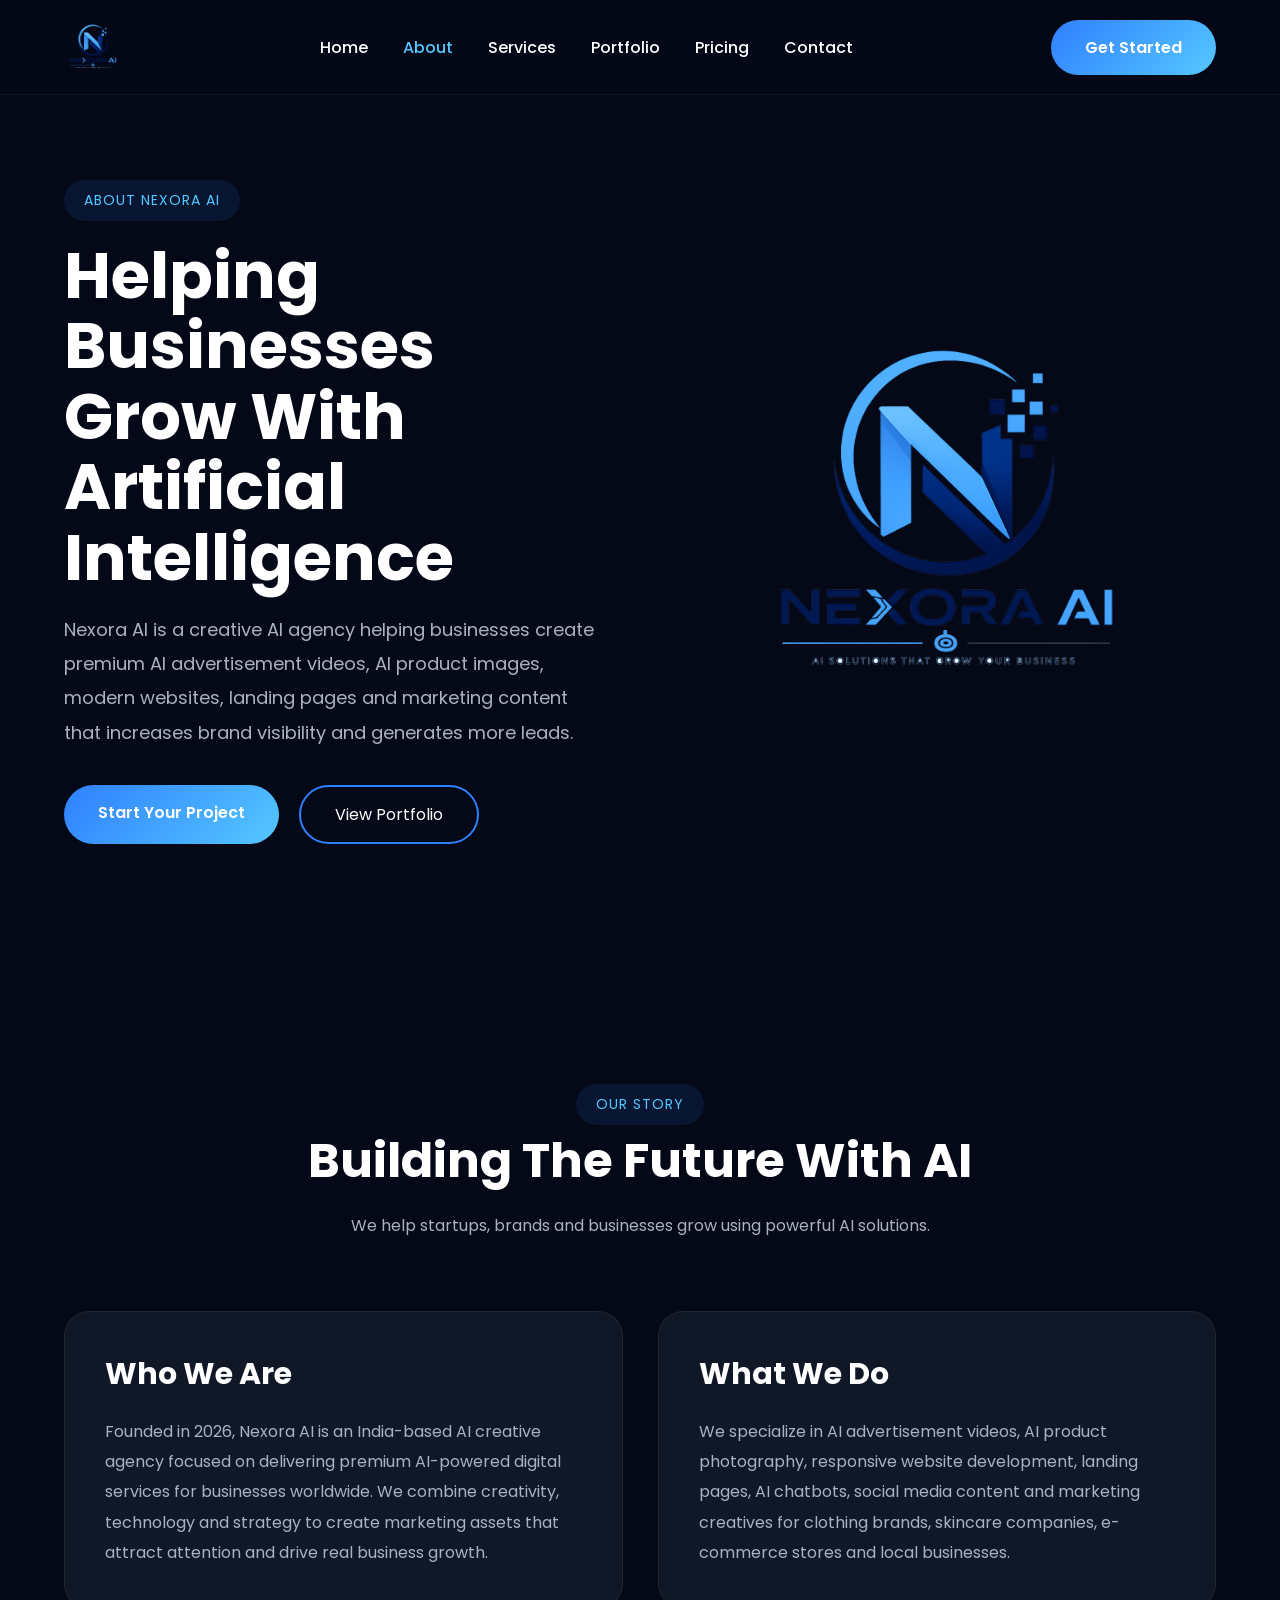
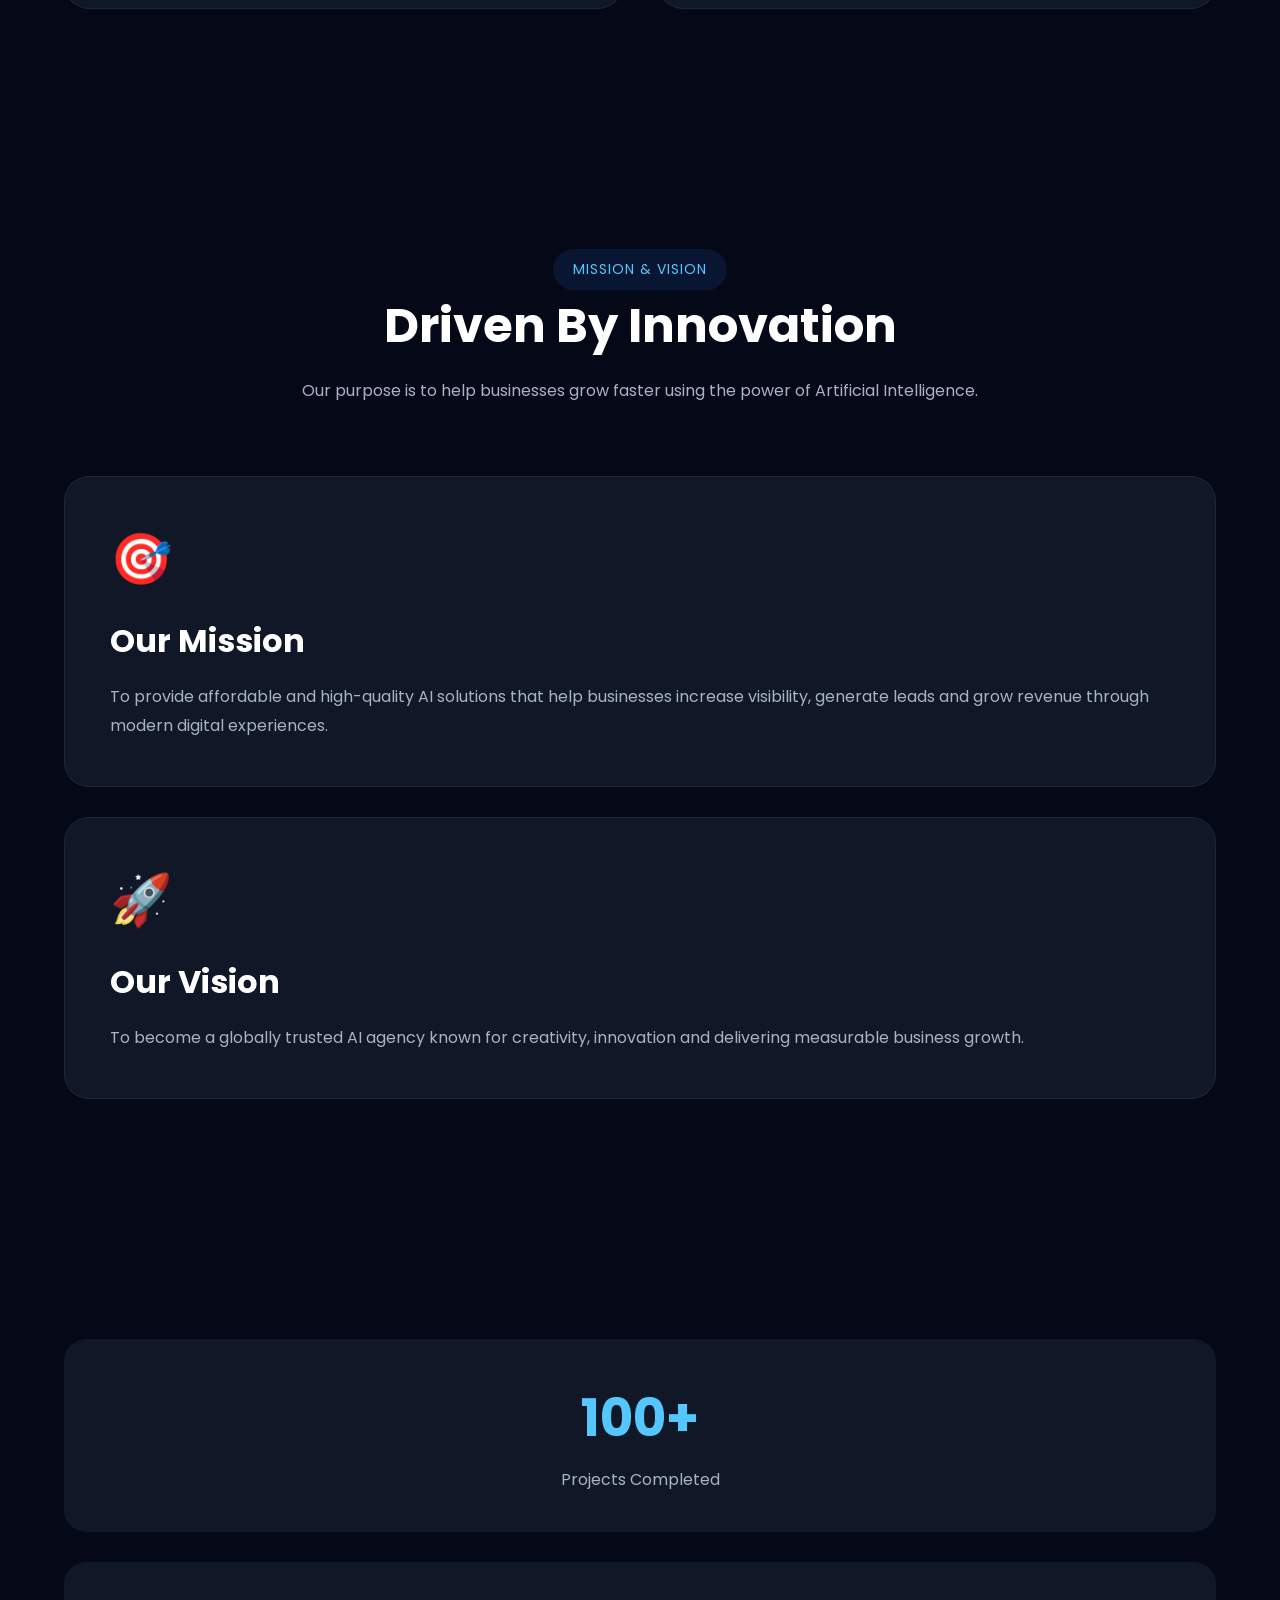
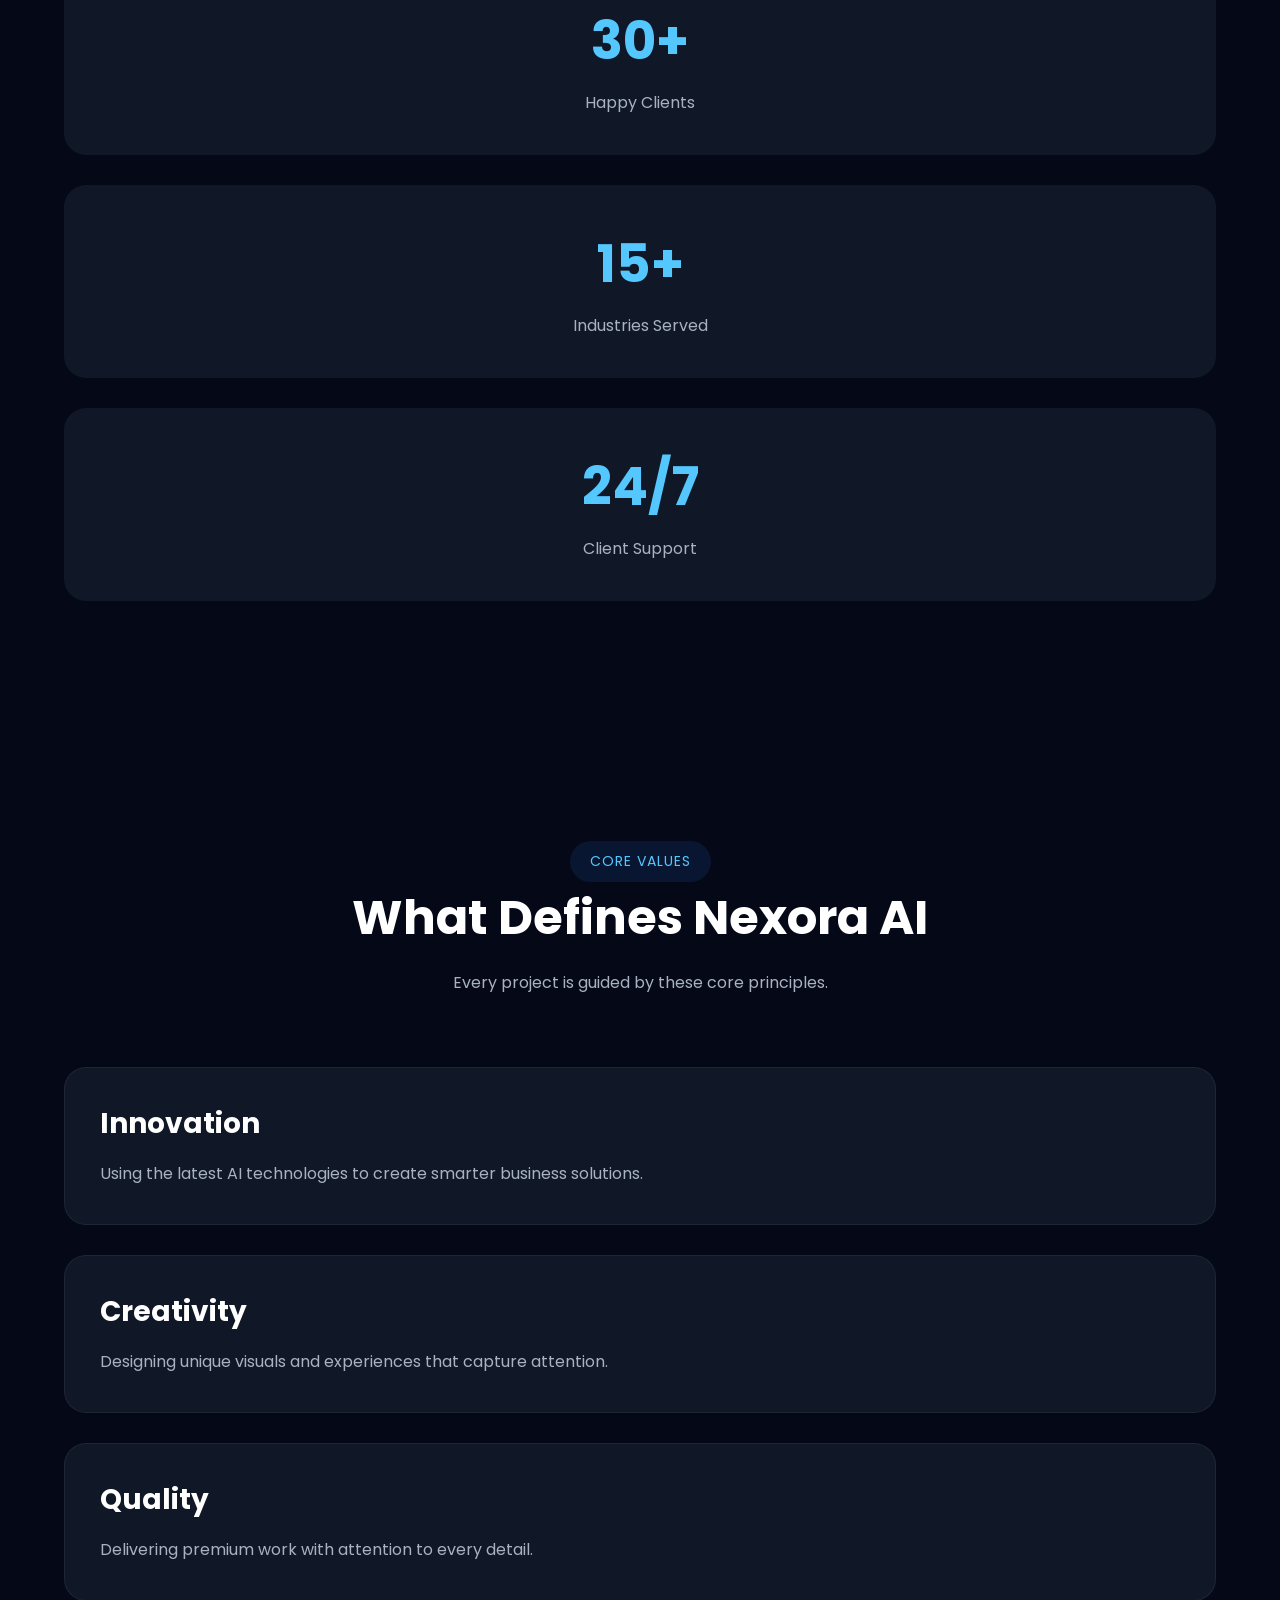
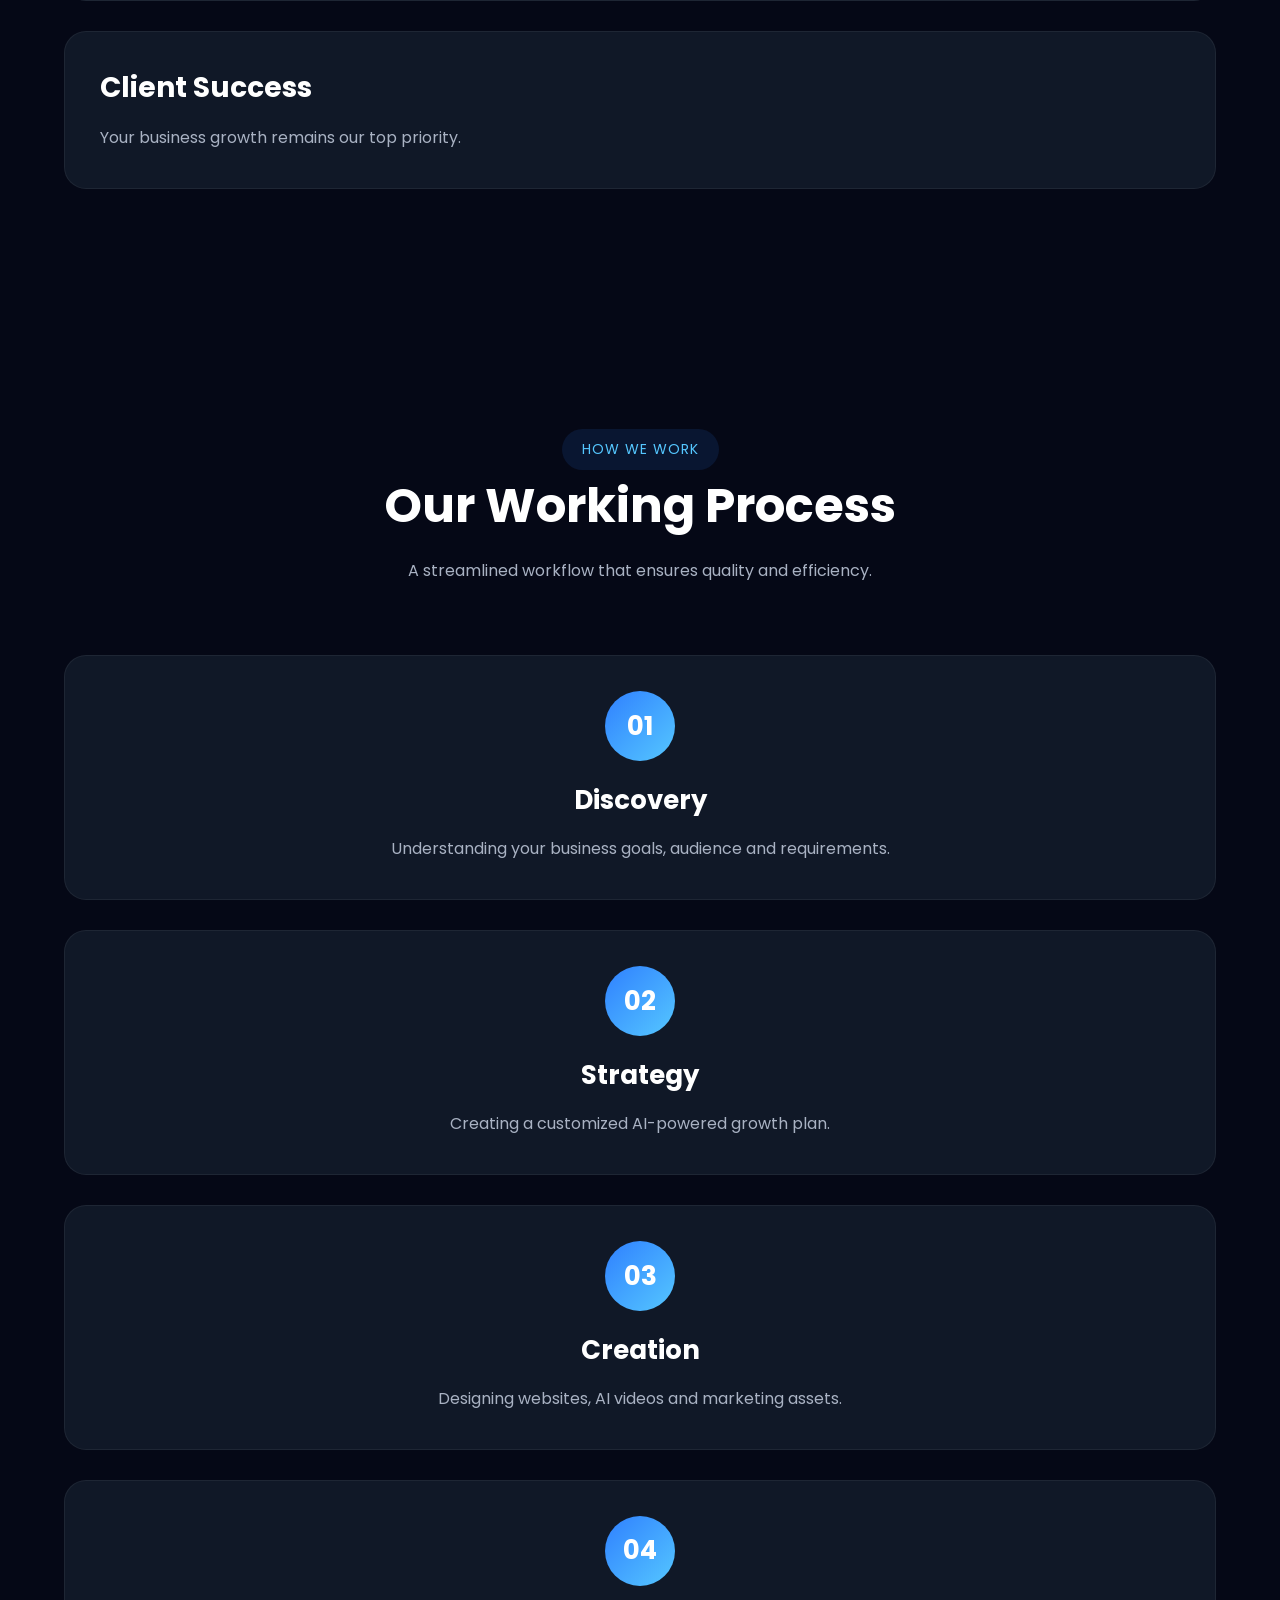
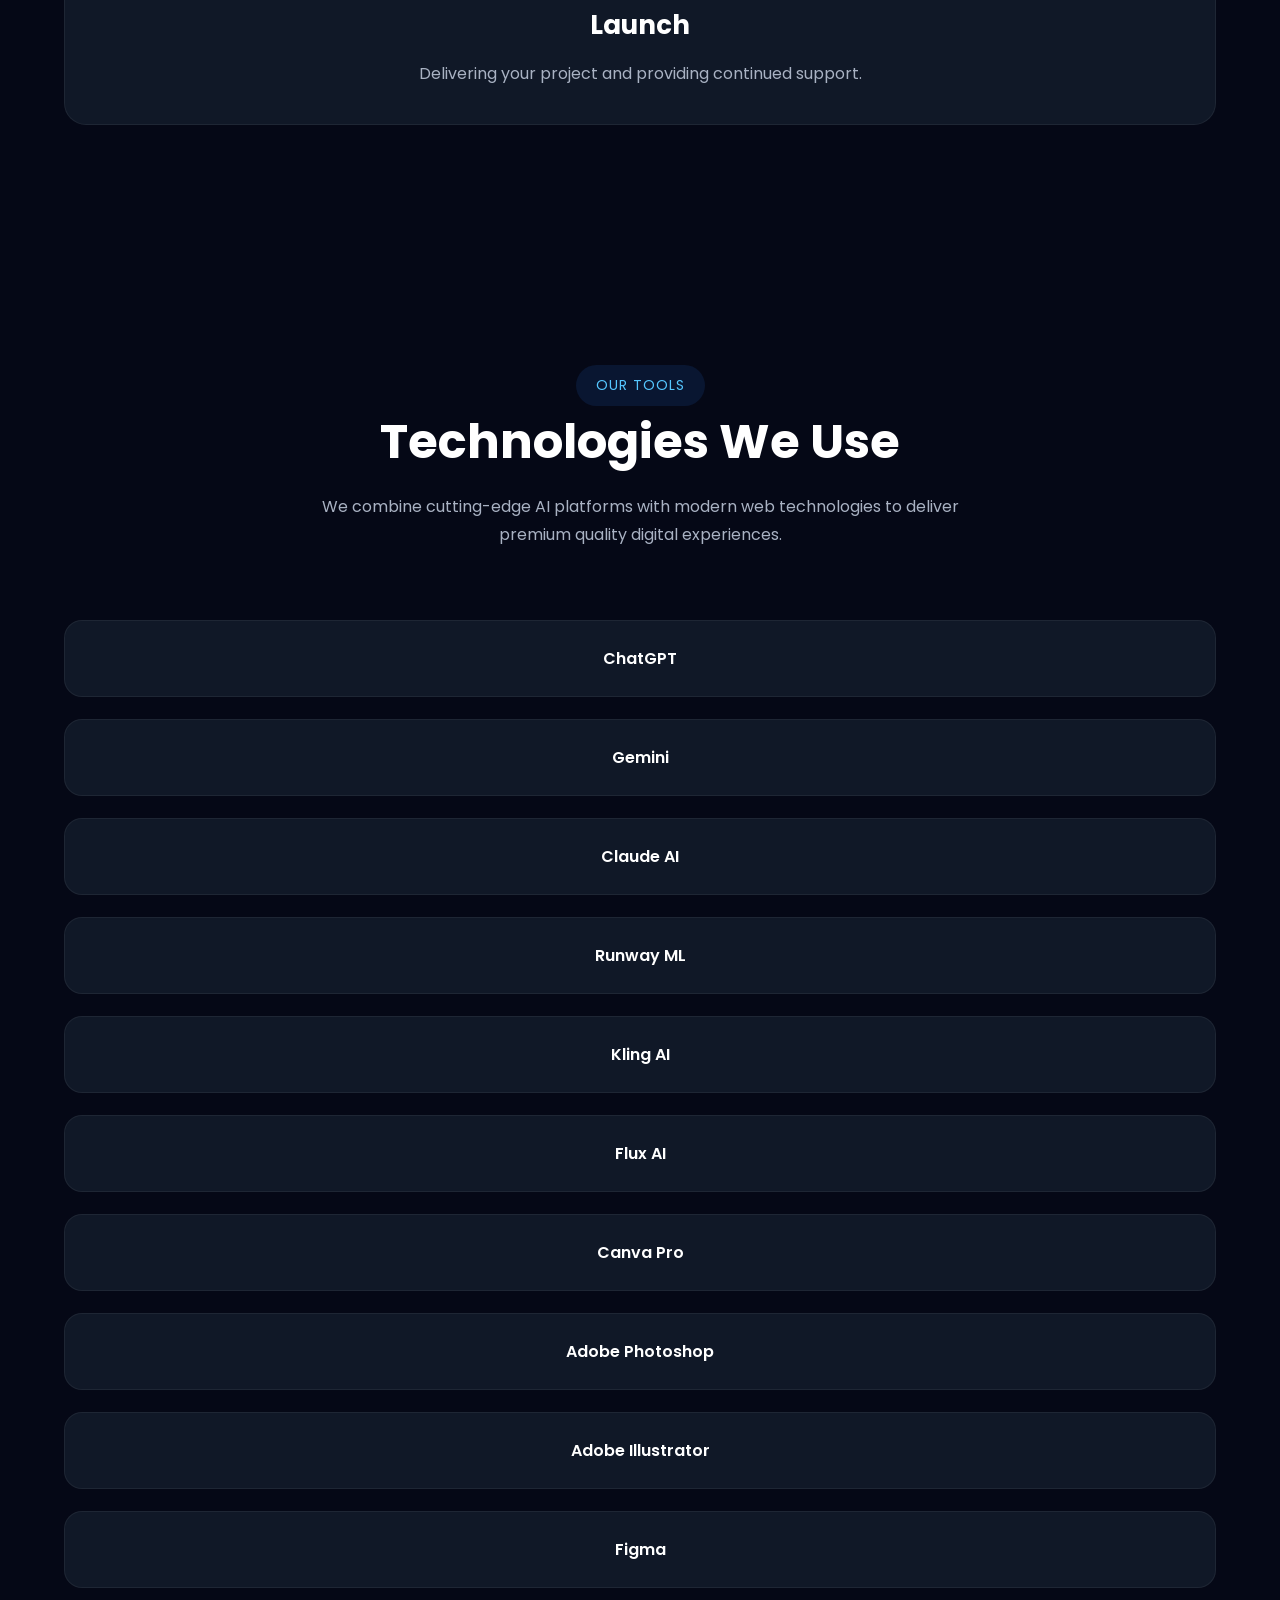
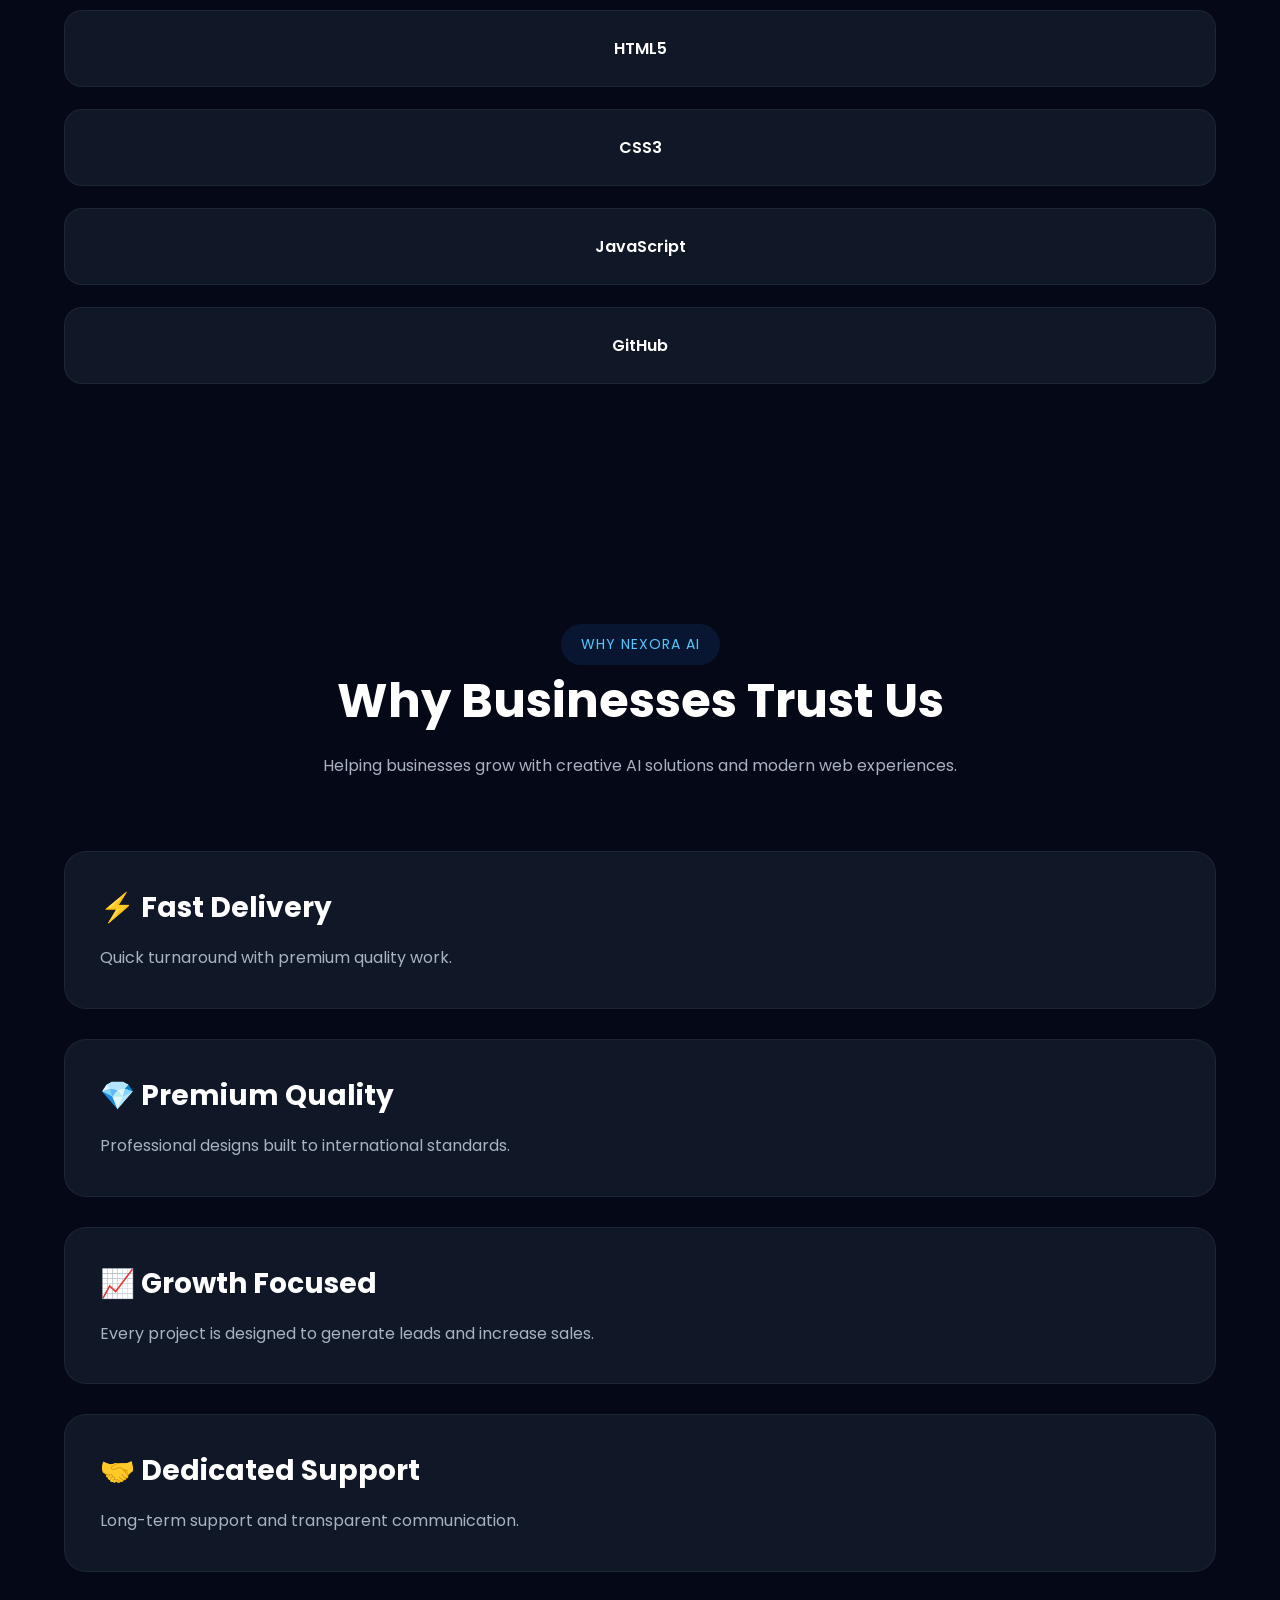
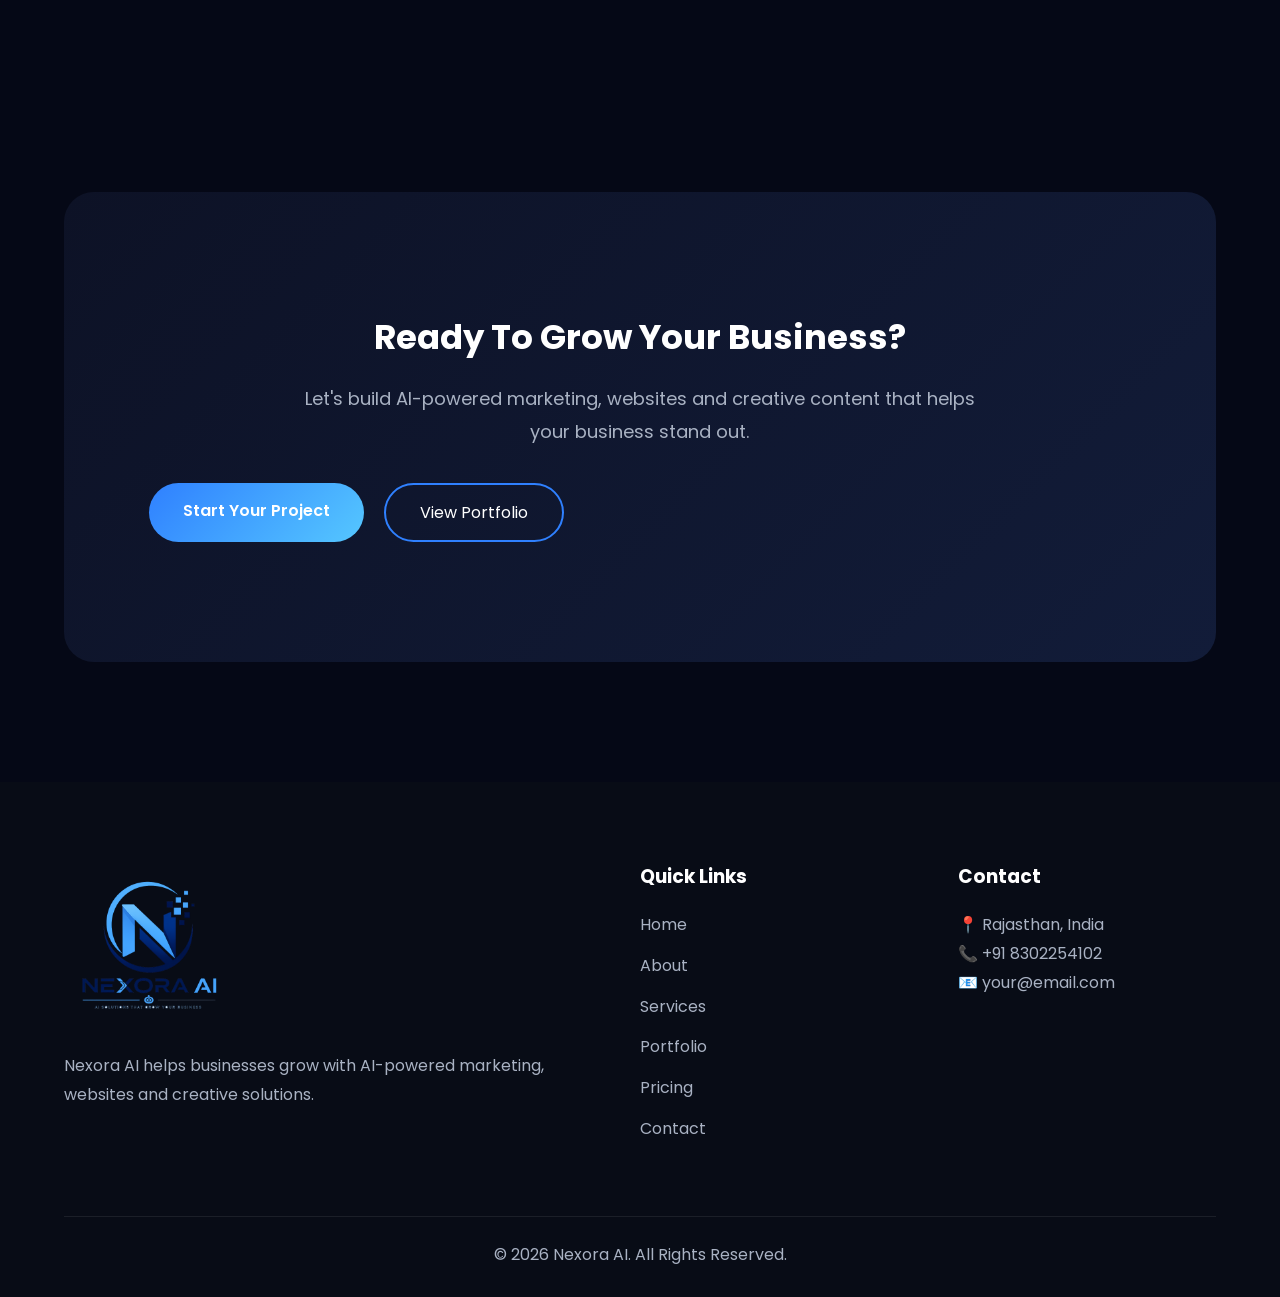
<file: about.html>
<!DOCTYPE html>
<html lang="en">

<head>

<meta charset="UTF-8">

<meta name="viewport" content="width=device-width, initial-scale=1.0">

<title>About Us | Nexora AI</title>

<meta name="description" content="Learn more about Nexora AI, our mission, vision and AI-powered digital solutions.">

<link rel="preconnect" href="https://fonts.googleapis.com">

<link rel="preconnect" href="https://fonts.gstatic.com" crossorigin>

<link href="https://fonts.googleapis.com/css2?family=Poppins:wght@300;400;500;600;700;800&display=swap" rel="stylesheet">

<link rel="stylesheet" href="style.css">

<link rel="stylesheet" href="responsive.css">

</head>

<body>

<!--=========================
HEADER
==========================-->

<header>

<div class="container">

<nav>

<a href="index.html" class="logo">

<img src="assets/logo.png" alt="Nexora AI Logo">

</a>

<ul>

<li><a href="index.html">Home</a></li>

<li><a href="about.html" class="active">About</a></li>

<li><a href="services.html">Services</a></li>

<li><a href="portfolio.html">Portfolio</a></li>

<li><a href="pricing.html">Pricing</a></li>

<li><a href="contact.html">Contact</a></li>

</ul>

<a href="contact.html" class="btn">

Get Started

</a>

</nav>

</div>

</header>

<!--=========================
ABOUT HERO
==========================-->

<section class="about-hero">

<div class="container about-grid">

<div class="about-left">

<span class="tag">

ABOUT NEXORA AI

</span>

<h1>

Helping Businesses Grow With Artificial Intelligence

</h1>

<p>

Nexora AI is a creative AI agency helping businesses create premium AI advertisement videos, AI product images, modern websites, landing pages and marketing content that increases brand visibility and generates more leads.

</p>

<div class="hero-buttons">

<a href="contact.html" class="btn">

Start Your Project

</a>

<a href="portfolio.html" class="btn-outline">

View Portfolio

</a>

</div>

</div>

<div class="about-right">

<img src="assets/logo.png" alt="Nexora AI">

</div>

</div>

</section>

<!--=========================
COMPANY STORY
==========================-->

<section class="company-story">

<div class="container">

<div class="section-heading">

<span class="tag">

OUR STORY

</span>

<h2>

Building The Future With AI

</h2>

<p>

We help startups, brands and businesses grow using powerful AI solutions.

</p>

</div>

<div class="story-grid">

<div class="story-card">

<h3>

Who We Are

</h3>

<p>

Founded in 2026, Nexora AI is an India-based AI creative agency focused on delivering premium AI-powered digital services for businesses worldwide. We combine creativity, technology and strategy to create marketing assets that attract attention and drive real business growth.

</p>

</div>

<div class="story-card">

<h3>

What We Do

</h3>

<p>

We specialize in AI advertisement videos, AI product photography, responsive website development, landing pages, AI chatbots, social media content and marketing creatives for clothing brands, skincare companies, e-commerce stores and local businesses.

</p>

</div>

</div>

</div>

</section>
<!--=========================
MISSION & VISION
==========================-->

<section class="mission-section">

<div class="container">

<div class="section-heading">

<span class="tag">

MISSION & VISION

</span>

<h2>

Driven By Innovation

</h2>

<p>

Our purpose is to help businesses grow faster using the power of Artificial Intelligence.

</p>

</div>

<div class="mission-grid">

<div class="mission-card">

<div class="icon">🎯</div>

<h3>Our Mission</h3>

<p>

To provide affordable and high-quality AI solutions that help businesses increase visibility, generate leads and grow revenue through modern digital experiences.

</p>

</div>

<div class="mission-card">

<div class="icon">🚀</div>

<h3>Our Vision</h3>

<p>

To become a globally trusted AI agency known for creativity, innovation and delivering measurable business growth.

</p>

</div>

</div>

</div>

</section>



<!--=========================
COMPANY STATS
==========================-->

<section class="about-stats">

<div class="container">

<div class="stats-grid">

<div class="stat-box">

<h2>100+</h2>

<p>Projects Completed</p>

</div>

<div class="stat-box">

<h2>30+</h2>

<p>Happy Clients</p>

</div>

<div class="stat-box">

<h2>15+</h2>

<p>Industries Served</p>

</div>

<div class="stat-box">

<h2>24/7</h2>

<p>Client Support</p>

</div>

</div>

</div>

</section>



<!--=========================
CORE VALUES
==========================-->

<section class="values">

<div class="container">

<div class="section-heading">

<span class="tag">

CORE VALUES

</span>

<h2>

What Defines Nexora AI

</h2>

<p>

Every project is guided by these core principles.

</p>

</div>

<div class="values-grid">

<div class="value-card">

<h3>Innovation</h3>

<p>

Using the latest AI technologies to create smarter business solutions.

</p>

</div>

<div class="value-card">

<h3>Creativity</h3>

<p>

Designing unique visuals and experiences that capture attention.

</p>

</div>

<div class="value-card">

<h3>Quality</h3>

<p>

Delivering premium work with attention to every detail.

</p>

</div>

<div class="value-card">

<h3>Client Success</h3>

<p>

Your business growth remains our top priority.

</p>

</div>

</div>

</div>

</section>



<!--=========================
OUR PROCESS
==========================-->

<section class="process">

<div class="container">

<div class="section-heading">

<span class="tag">

HOW WE WORK

</span>

<h2>

Our Working Process

</h2>

<p>

A streamlined workflow that ensures quality and efficiency.

</p>

</div>

<div class="process-grid">

<div class="process-card">

<div class="number">01</div>

<h3>Discovery</h3>

<p>

Understanding your business goals, audience and requirements.

</p>

</div>

<div class="process-card">

<div class="number">02</div>

<h3>Strategy</h3>

<p>

Creating a customized AI-powered growth plan.

</p>

</div>

<div class="process-card">

<div class="number">03</div>

<h3>Creation</h3>

<p>

Designing websites, AI videos and marketing assets.

</p>

</div>

<div class="process-card">

<div class="number">04</div>

<h3>Launch</h3>

<p>

Delivering your project and providing continued support.

</p>

</div>

</div>

</div>

</section>
<!--=========================
AI TOOLS
==========================-->

<section class="about-tools">

<div class="container">

<div class="section-heading">

<span class="tag">OUR TOOLS</span>

<h2>Technologies We Use</h2>

<p>

We combine cutting-edge AI platforms with modern web technologies to deliver premium quality digital experiences.

</p>

</div>

<div class="tools-grid">

<div class="tool-card">ChatGPT</div>
<div class="tool-card">Gemini</div>
<div class="tool-card">Claude AI</div>
<div class="tool-card">Runway ML</div>
<div class="tool-card">Kling AI</div>
<div class="tool-card">Flux AI</div>
<div class="tool-card">Canva Pro</div>
<div class="tool-card">Adobe Photoshop</div>
<div class="tool-card">Adobe Illustrator</div>
<div class="tool-card">Figma</div>
<div class="tool-card">HTML5</div>
<div class="tool-card">CSS3</div>
<div class="tool-card">JavaScript</div>
<div class="tool-card">GitHub</div>

</div>

</div>

</section>



<!--=========================
WHY CHOOSE US
==========================-->

<section class="choose-us">

<div class="container">

<div class="section-heading">

<span class="tag">WHY NEXORA AI</span>

<h2>Why Businesses Trust Us</h2>

<p>

Helping businesses grow with creative AI solutions and modern web experiences.

</p>

</div>

<div class="choose-grid">

<div class="choose-card">

<h3>⚡ Fast Delivery</h3>

<p>

Quick turnaround with premium quality work.

</p>

</div>

<div class="choose-card">

<h3>💎 Premium Quality</h3>

<p>

Professional designs built to international standards.

</p>

</div>

<div class="choose-card">

<h3>📈 Growth Focused</h3>

<p>

Every project is designed to generate leads and increase sales.

</p>

</div>

<div class="choose-card">

<h3>🤝 Dedicated Support</h3>

<p>

Long-term support and transparent communication.

</p>

</div>

</div>

</div>

</section>



<!--=========================
CALL TO ACTION
==========================-->

<section class="about-cta">

<div class="container">

<h2>Ready To Grow Your Business?</h2>

<p>

Let's build AI-powered marketing, websites and creative content that helps your business stand out.

</p>

<div class="hero-buttons">

<a href="contact.html" class="btn">

Start Your Project

</a>

<a href="portfolio.html" class="btn-outline">

View Portfolio

</a>

</div>

</div>

</section>



<!--=========================
FOOTER
==========================-->

<footer>

<div class="container">

<div class="footer-grid">

<div>

<img src="assets/logo.png" class="footer-logo" alt="Nexora AI">

<p>

Nexora AI helps businesses grow with AI-powered marketing, websites and creative solutions.

</p>

</div>

<div>

<h3>Quick Links</h3>

<ul>

<li><a href="index.html">Home</a></li>
<li><a href="about.html">About</a></li>
<li><a href="services.html">Services</a></li>
<li><a href="portfolio.html">Portfolio</a></li>
<li><a href="pricing.html">Pricing</a></li>
<li><a href="contact.html">Contact</a></li>

</ul>

</div>

<div>

<h3>Contact</h3>

<p>📍 Rajasthan, India</p>
<p>📞 +91 8302254102</p>
<p>📧 your@email.com</p>

</div>

</div>

<div class="copyright">

<p>

© 2026 Nexora AI. All Rights Reserved.

</p>

</div>

</div>

</footer>



<script src="main.js"></script>

</body>

</html>
</file>
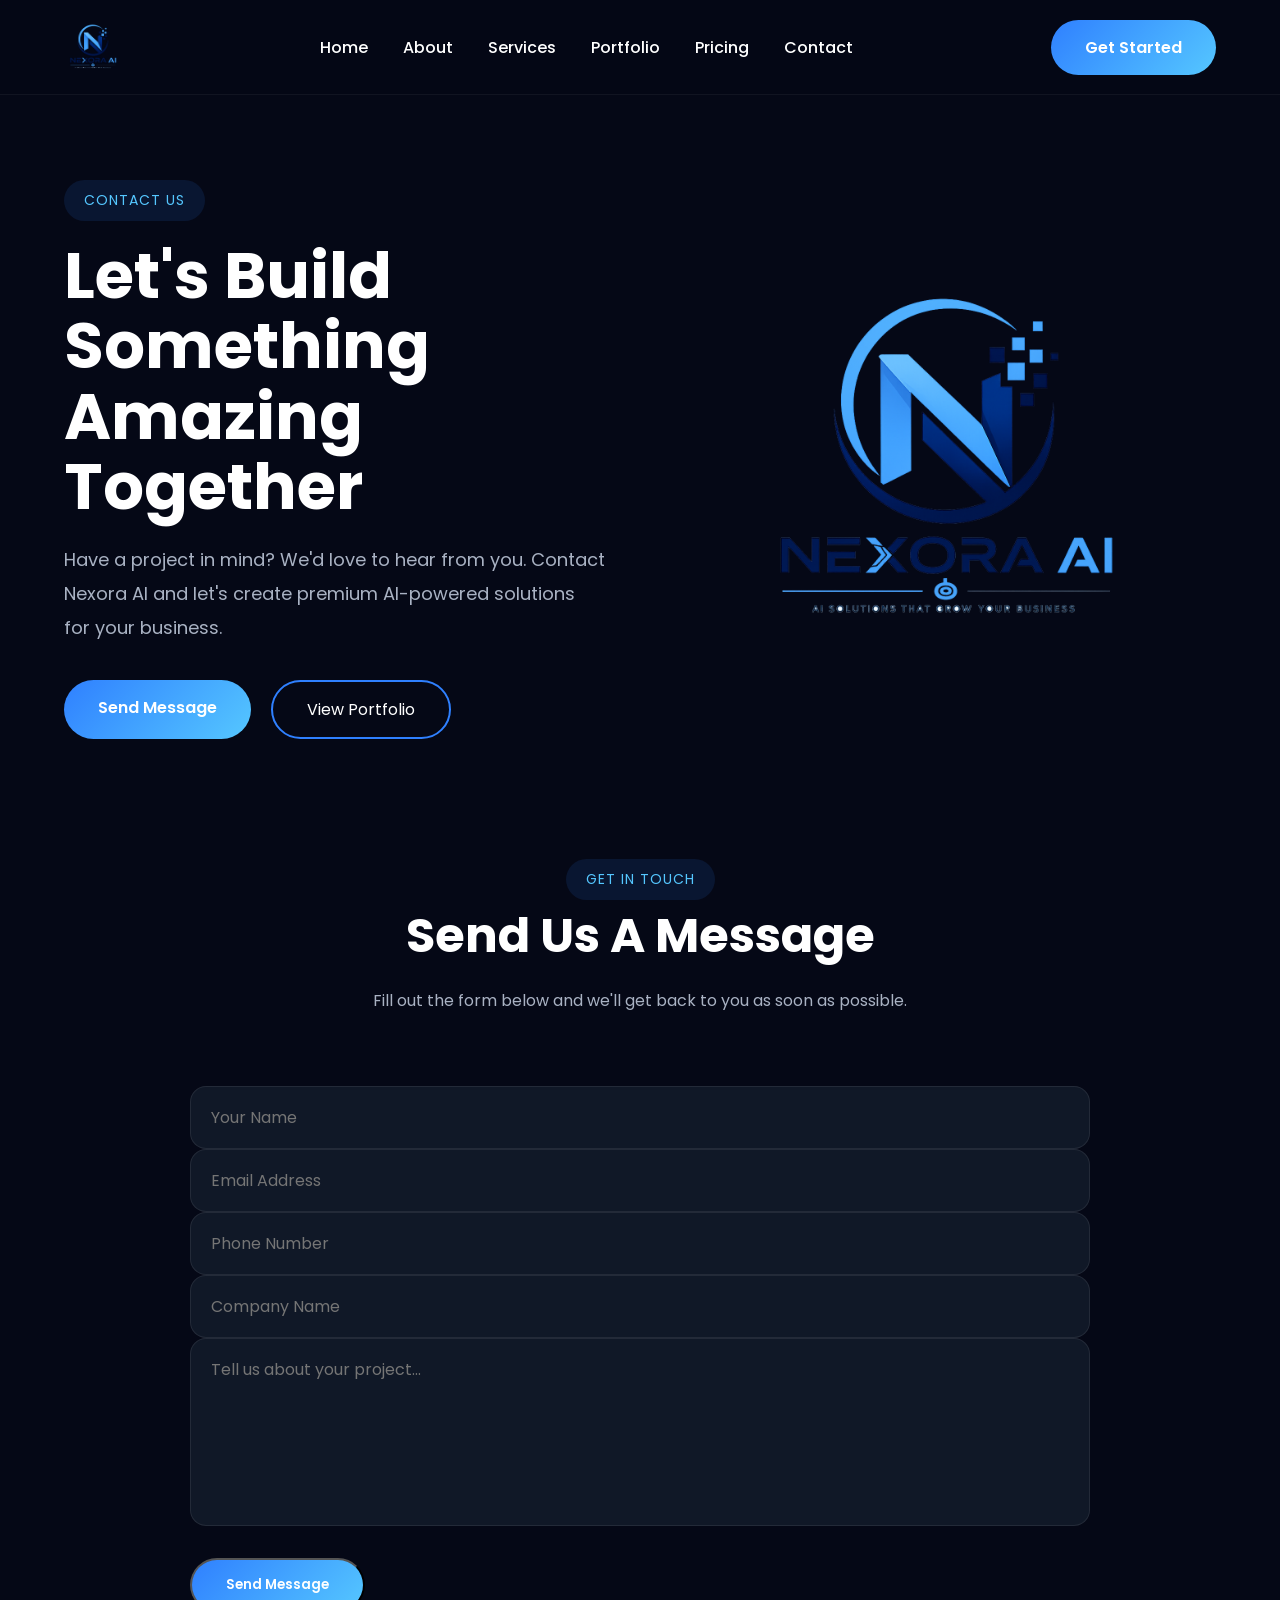
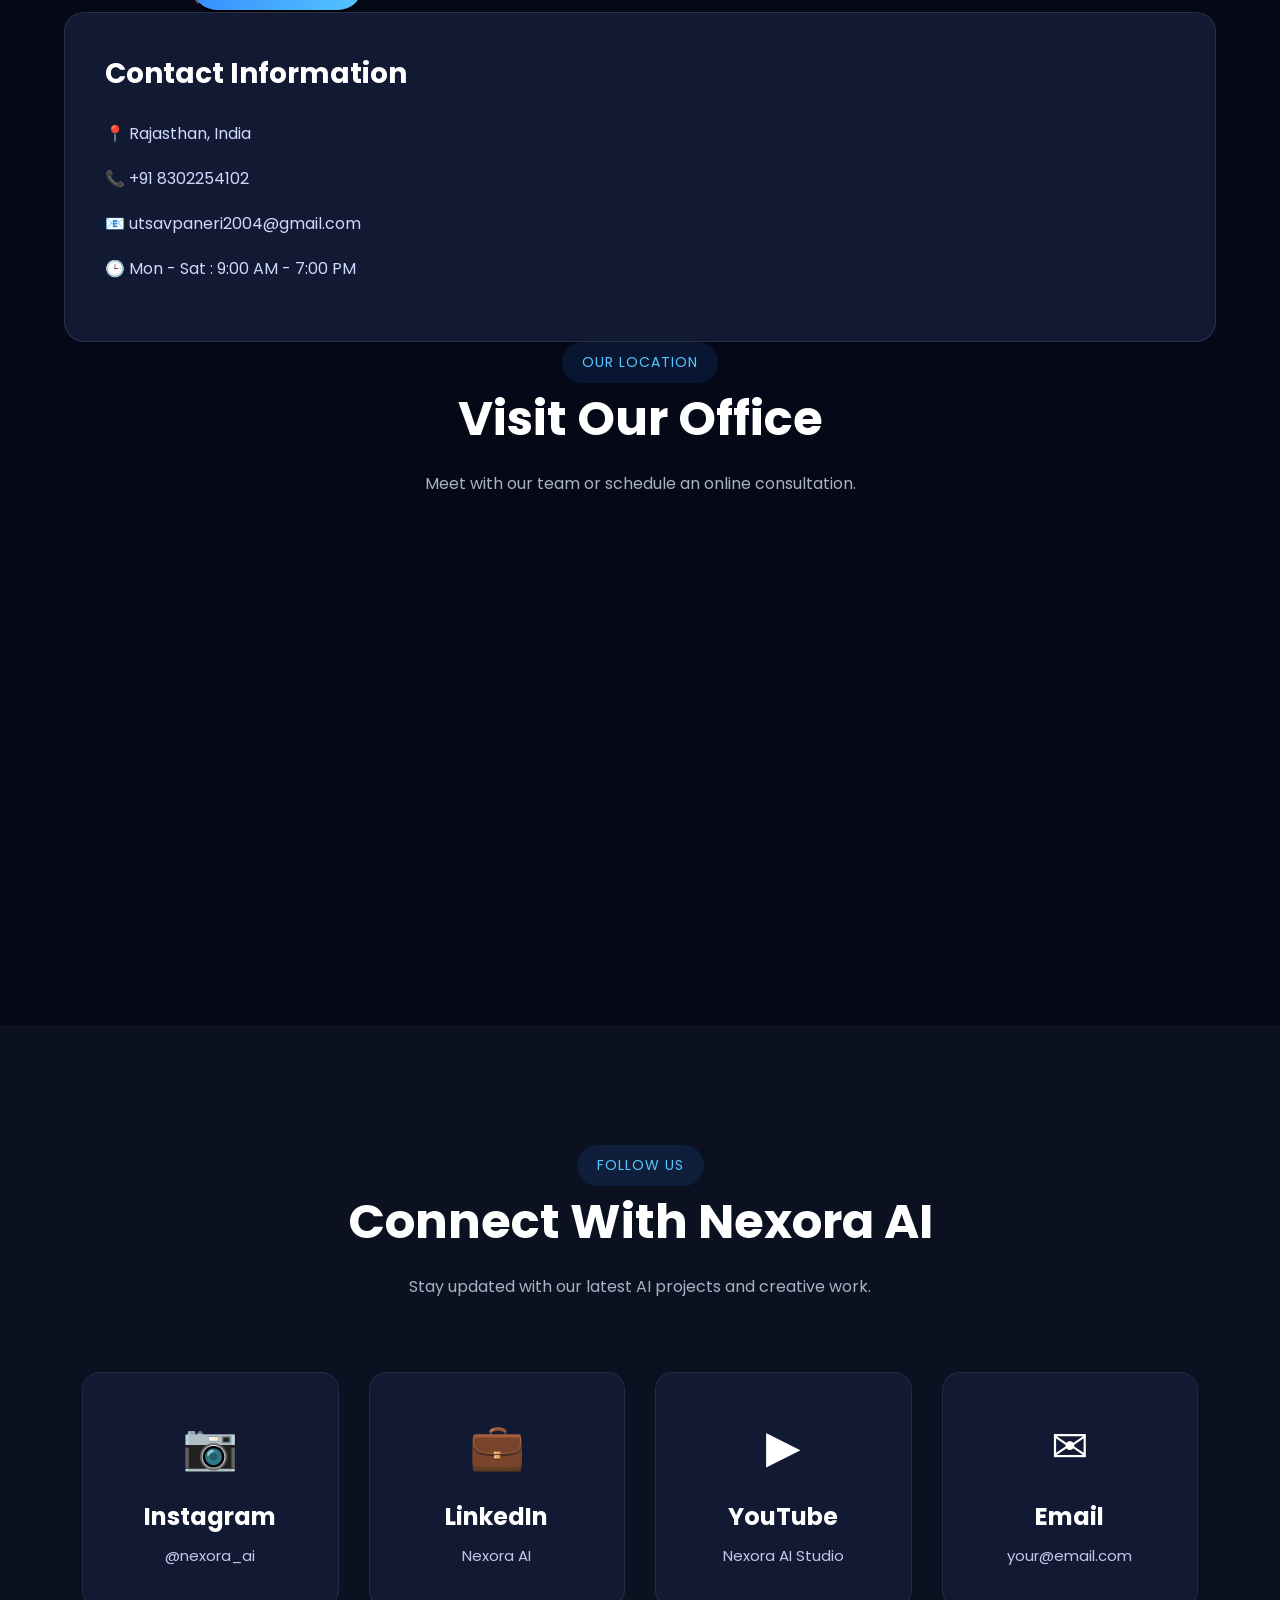
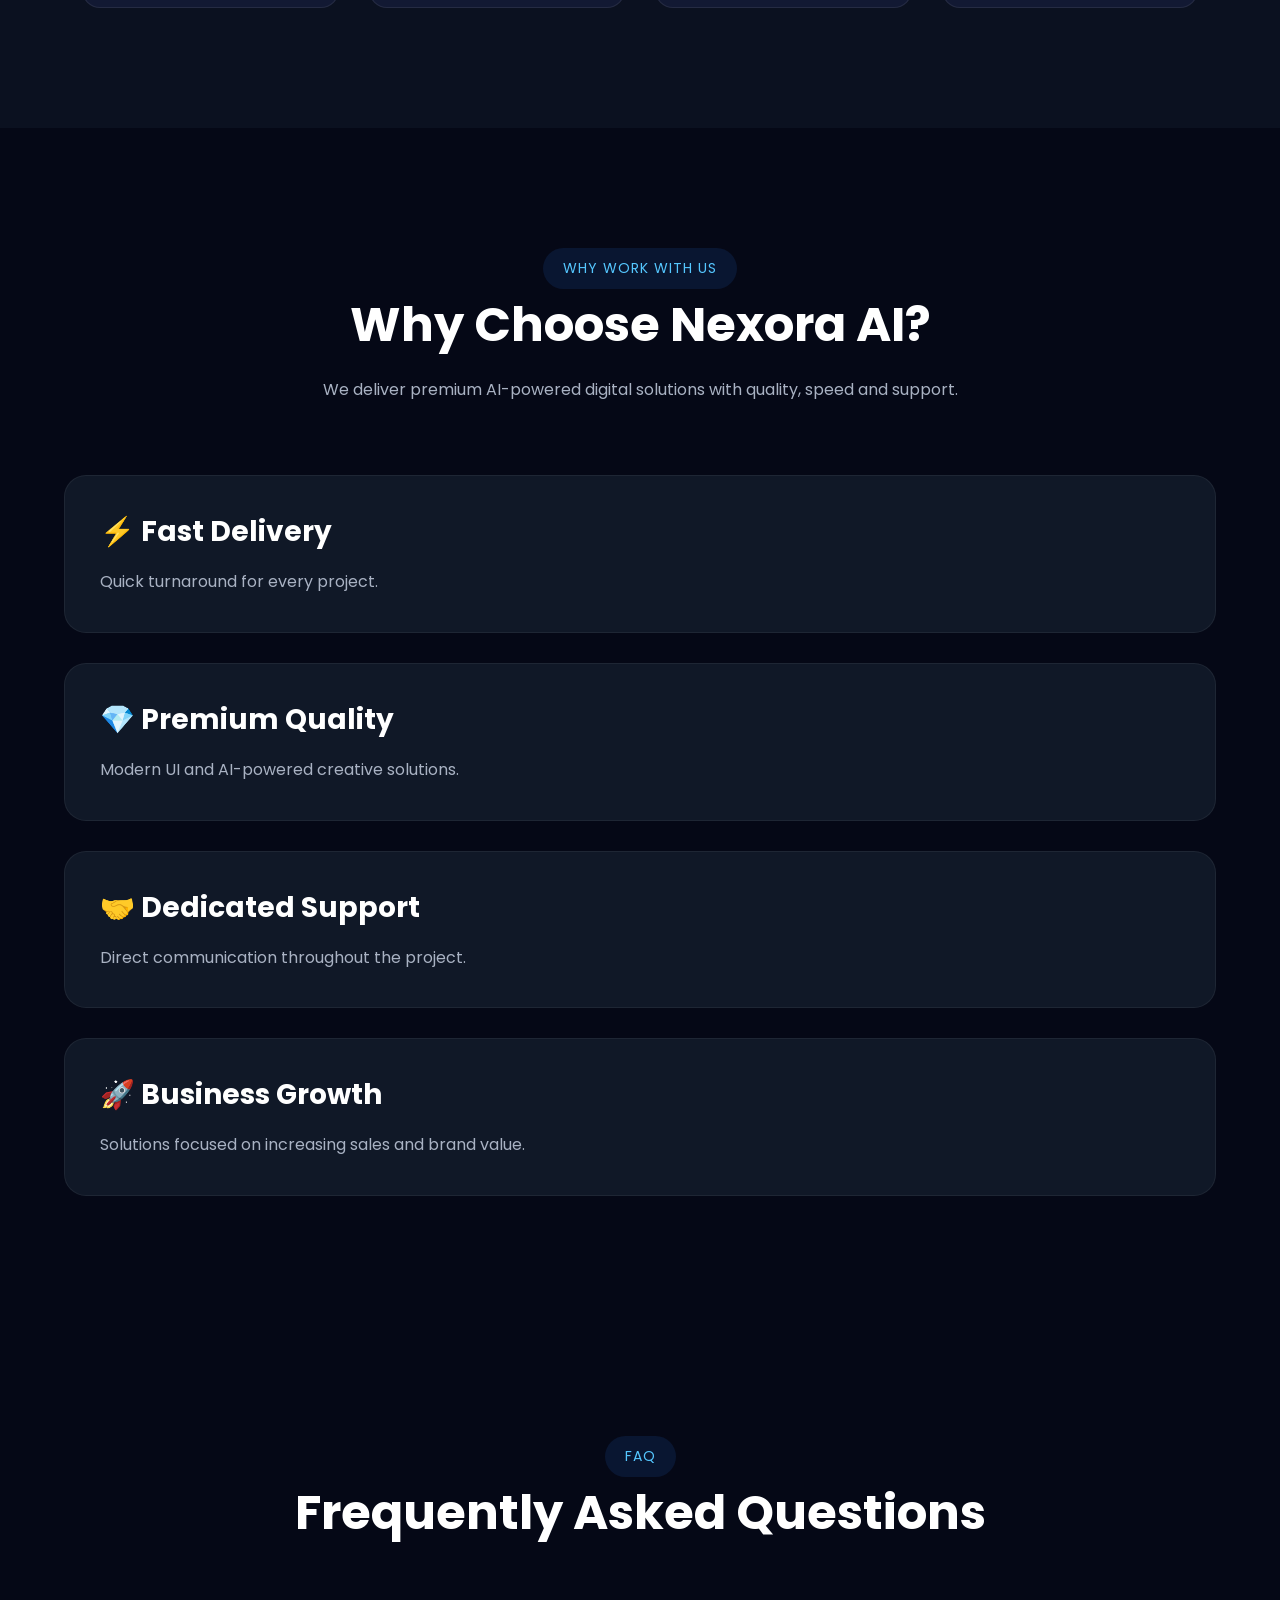
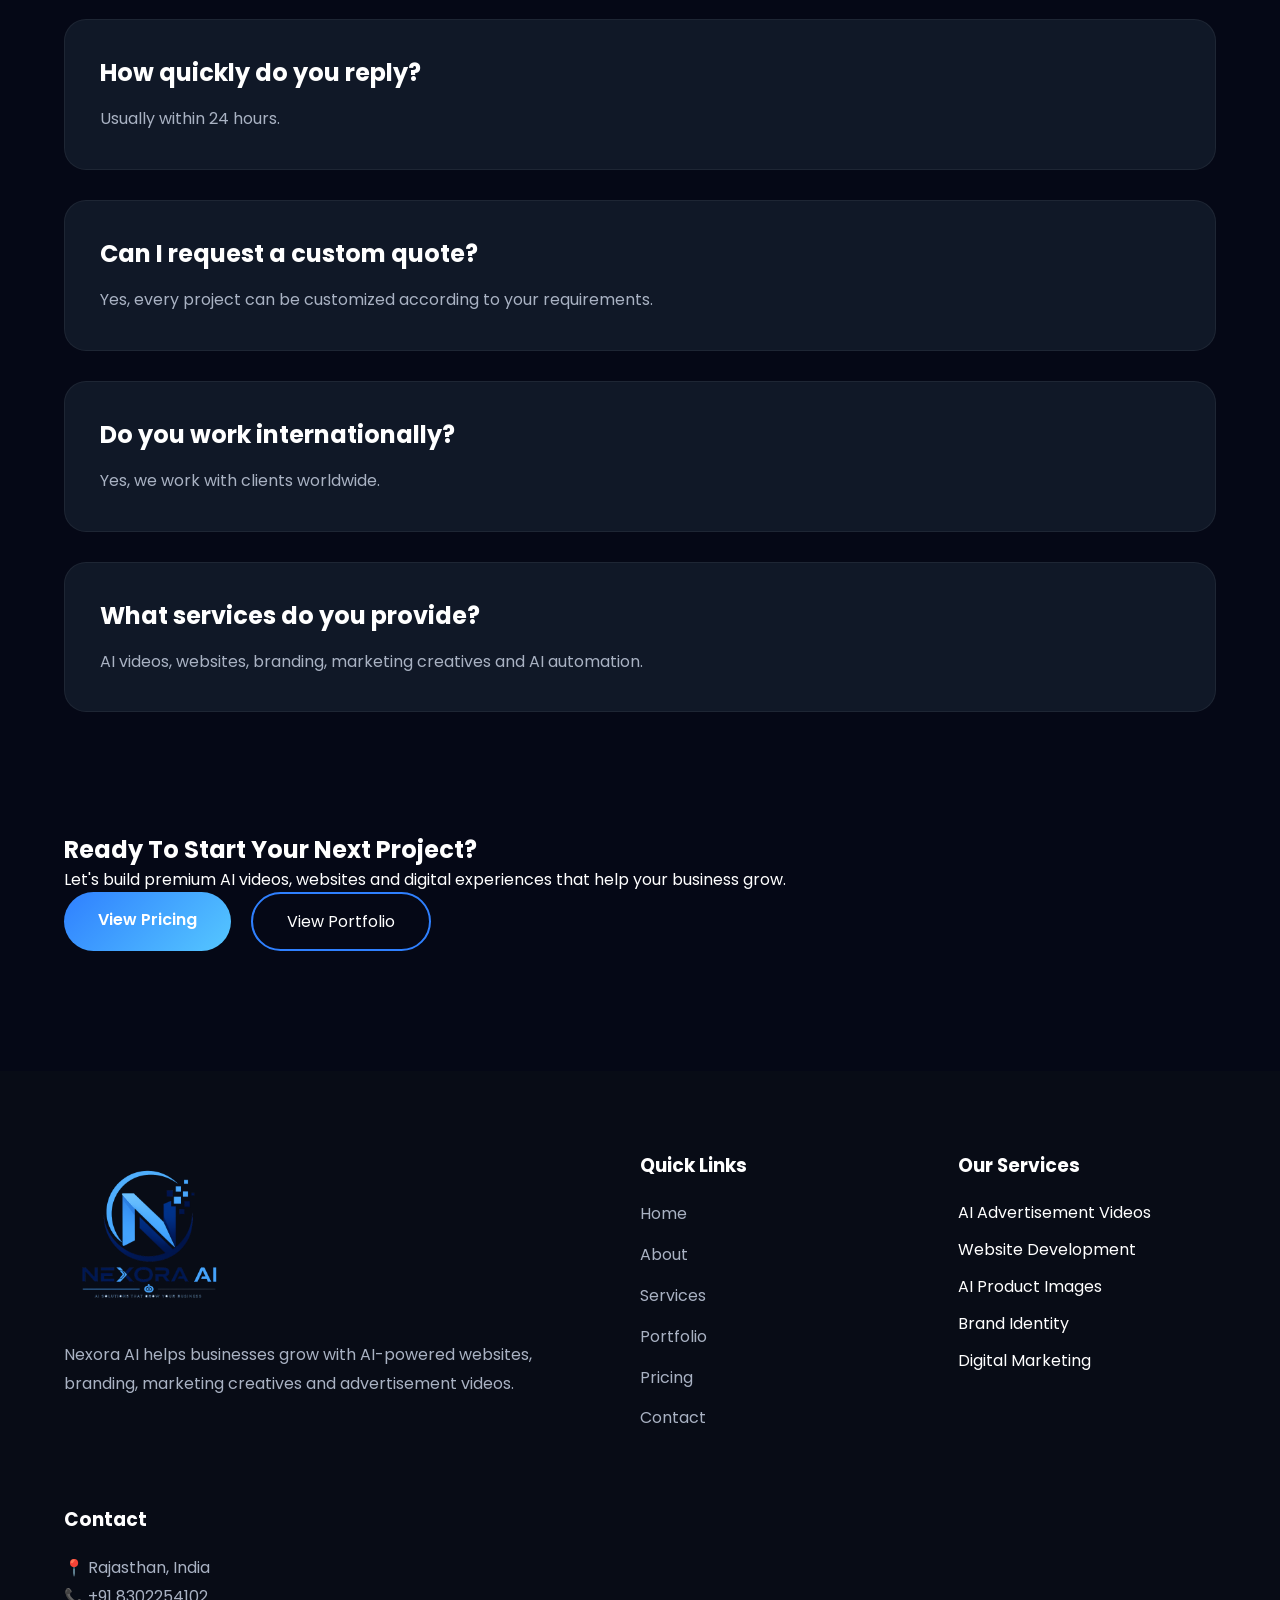
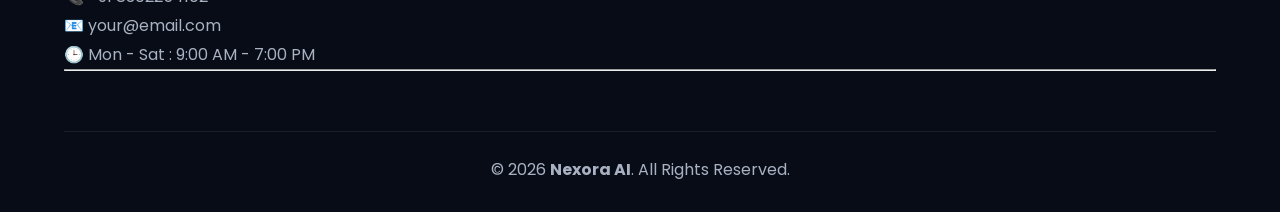
<file: contact.html>
<!DOCTYPE html>
<html lang="en">

<head>

<meta charset="UTF-8">

<meta name="viewport" content="width=device-width, initial-scale=1.0">

<title>Contact | Nexora AI</title>

<meta name="description" content="Contact Nexora AI for AI videos, websites, branding and digital marketing solutions.">

<link rel="preconnect" href="https://fonts.googleapis.com">

<link rel="preconnect" href="https://fonts.gstatic.com" crossorigin>

<link href="https://fonts.googleapis.com/css2?family=Poppins:wght@300;400;500;600;700;800&display=swap" rel="stylesheet">

<link rel="stylesheet" href="style.css">

<link rel="stylesheet" href="responsive.css">

</head>

<body>

<header>

<div class="container">

<nav>

<a href="index.html" class="logo">
<img src="assets/logo.png" alt="Nexora AI">
</a>

<ul>

<li><a href="index.html">Home</a></li>

<li><a href="about.html">About</a></li>

<li><a href="services.html">Services</a></li>

<li><a href="portfolio.html">Portfolio</a></li>

<li><a href="pricing.html">Pricing</a></li>

<li><a href="contact.html" class="active">Contact</a></li>

</ul>

<a href="contact.html" class="btn">Get Started</a>

</nav>

</div>

</header>



<!-- CONTACT HERO -->

<section class="about-hero">

<div class="container about-grid">

<div class="about-left">

<span class="tag">

CONTACT US

</span>

<h1>

Let's Build Something Amazing Together

</h1>

<p>

Have a project in mind? We'd love to hear from you. Contact Nexora AI and let's create premium AI-powered solutions for your business.

</p>

<div class="hero-buttons">

<a href="#contact-form" class="btn">

Send Message

</a>

<a href="portfolio.html" class="btn-outline">

View Portfolio

</a>

</div>

</div>

<div class="about-right">

<img src="assets/logo.png" alt="Nexora AI">

</div>

</div>

</section>



<!-- CONTACT FORM -->

<section class="contact-section" id="contact-form">

<div class="container">

<div class="section-heading">

<span class="tag">

GET IN TOUCH

</span>

<h2>

Send Us A Message

</h2>

<p>

Fill out the form below and we'll get back to you as soon as possible.

</p>

</div>

<div class="contact-grid">

<div class="contact-form">

<form>

<input type="text" placeholder="Your Name" required>

<input type="email" placeholder="Email Address" required>

<input type="tel" placeholder="Phone Number">

<input type="text" placeholder="Company Name">

<textarea rows="6" placeholder="Tell us about your project..." required></textarea>

<button type="submit" class="btn">

Send Message

</button>

</form>

</div>

<div class="contact-info">

<h3>Contact Information</h3>

<p>📍 Rajasthan, India</p>

<p>📞 +91 8302254102</p>

<p>📧 utsavpaneri2004@gmail.com</p>

<p>🕒 Mon - Sat : 9:00 AM - 7:00 PM</p>

</div>

</div>

</div>

</section>
<!--=========================
GOOGLE MAP
==========================-->

<section class="contact-map">

<div class="container">

<div class="section-heading">

<span class="tag">

OUR LOCATION

</span>

<h2>Visit Our Office</h2>

<p>

Meet with our team or schedule an online consultation.

</p>

</div>

<div class="map-box">

<iframe
src="https://www.google.com/maps?q=Udaipur,Rajasthan&output=embed"
width="100%"
height="450"
style="border:0;"
allowfullscreen=""
loading="lazy">
</iframe>

</div>

</div>

</section>



<!--=========================
SOCIAL MEDIA
==========================-->

<section class="contact-social">

<div class="container">

<div class="section-heading">

<span class="tag">

FOLLOW US

</span>

<h2>Connect With Nexora AI</h2>

<p>

Stay updated with our latest AI projects and creative work.

</p>

</div>

<div class="social-grid">

<a href="#" class="social-card">

<div class="social-icon">📷</div>

<h3>Instagram</h3>

<p>@nexora_ai</p>

</a>

<a href="#" class="social-card">

<div class="social-icon">💼</div>

<h3>LinkedIn</h3>

<p>Nexora AI</p>

</a>

<a href="#" class="social-card">

<div class="social-icon">▶</div>

<h3>YouTube</h3>

<p>Nexora AI Studio</p>

</a>

<a href="#" class="social-card">

<div class="social-icon">✉</div>

<h3>Email</h3>

<p>your@email.com</p>

</a>

</div>

</div>

</section>



<!--=========================
WHY CONTACT US
==========================-->

<section class="service-benefits">

<div class="container">

<div class="section-heading">

<span class="tag">

WHY WORK WITH US

</span>

<h2>Why Choose Nexora AI?</h2>

<p>

We deliver premium AI-powered digital solutions with quality, speed and support.

</p>

</div>

<div class="benefit-grid">

<div class="benefit-card">

<h3>⚡ Fast Delivery</h3>

<p>Quick turnaround for every project.</p>

</div>

<div class="benefit-card">

<h3>💎 Premium Quality</h3>

<p>Modern UI and AI-powered creative solutions.</p>

</div>

<div class="benefit-card">

<h3>🤝 Dedicated Support</h3>

<p>Direct communication throughout the project.</p>

</div>

<div class="benefit-card">

<h3>🚀 Business Growth</h3>

<p>Solutions focused on increasing sales and brand value.</p>

</div>

</div>

</div>

</section>



<!--=========================
FAQ
==========================-->

<section class="faq-section">

<div class="container">

<div class="section-heading">

<span class="tag">

FAQ

</span>

<h2>Frequently Asked Questions</h2>

</div>

<div class="faq-grid">

<div class="faq-card">

<h3>How quickly do you reply?</h3>

<p>

Usually within 24 hours.

</p>

</div>

<div class="faq-card">

<h3>Can I request a custom quote?</h3>

<p>

Yes, every project can be customized according to your requirements.

</p>

</div>

<div class="faq-card">

<h3>Do you work internationally?</h3>

<p>

Yes, we work with clients worldwide.

</p>

</div>

<div class="faq-card">

<h3>What services do you provide?</h3>

<p>

AI videos, websites, branding, marketing creatives and AI automation.

</p>

</div>

</div>

</div>

</section>
<!--=========================
CALL TO ACTION
==========================-->

<section class="contact-cta">

<div class="container">

<h2>Ready To Start Your Next Project?</h2>

<p>

Let's build premium AI videos, websites and digital experiences that help your business grow.

</p>

<div class="hero-buttons">

<a href="pricing.html" class="btn">

View Pricing

</a>

<a href="portfolio.html" class="btn-outline">

View Portfolio

</a>

</div>

</div>

</section>



<!--=========================
FOOTER
==========================-->

<footer>

<div class="container">

<div class="footer-grid">

<!-- ABOUT -->

<div class="footer-col">

<img src="assets/logo.png" class="footer-logo" alt="Nexora AI">

<p>

Nexora AI helps businesses grow with AI-powered websites, branding, marketing creatives and advertisement videos.

</p>

</div>



<!-- QUICK LINKS -->

<div class="footer-col">

<h3>Quick Links</h3>

<ul>

<li><a href="index.html">Home</a></li>

<li><a href="about.html">About</a></li>

<li><a href="services.html">Services</a></li>

<li><a href="portfolio.html">Portfolio</a></li>

<li><a href="pricing.html">Pricing</a></li>

<li><a href="contact.html">Contact</a></li>

</ul>

</div>



<!-- SERVICES -->

<div class="footer-col">

<h3>Our Services</h3>

<ul>

<li>AI Advertisement Videos</li>

<li>Website Development</li>

<li>AI Product Images</li>

<li>Brand Identity</li>

<li>Digital Marketing</li>

</ul>

</div>



<!-- CONTACT -->

<div class="footer-col">

<h3>Contact</h3>

<p>📍 Rajasthan, India</p>

<p>📞 +91 8302254102</p>

<p>📧 your@email.com</p>

<p>🕒 Mon - Sat : 9:00 AM - 7:00 PM</p>

</div>

</div>



<hr>



<div class="copyright">

<p>

© 2026 <strong>Nexora AI</strong>. All Rights Reserved.

</p>

</div>

</div>

</footer>



<script src="main.js"></script>

</body>

</html>
</file>
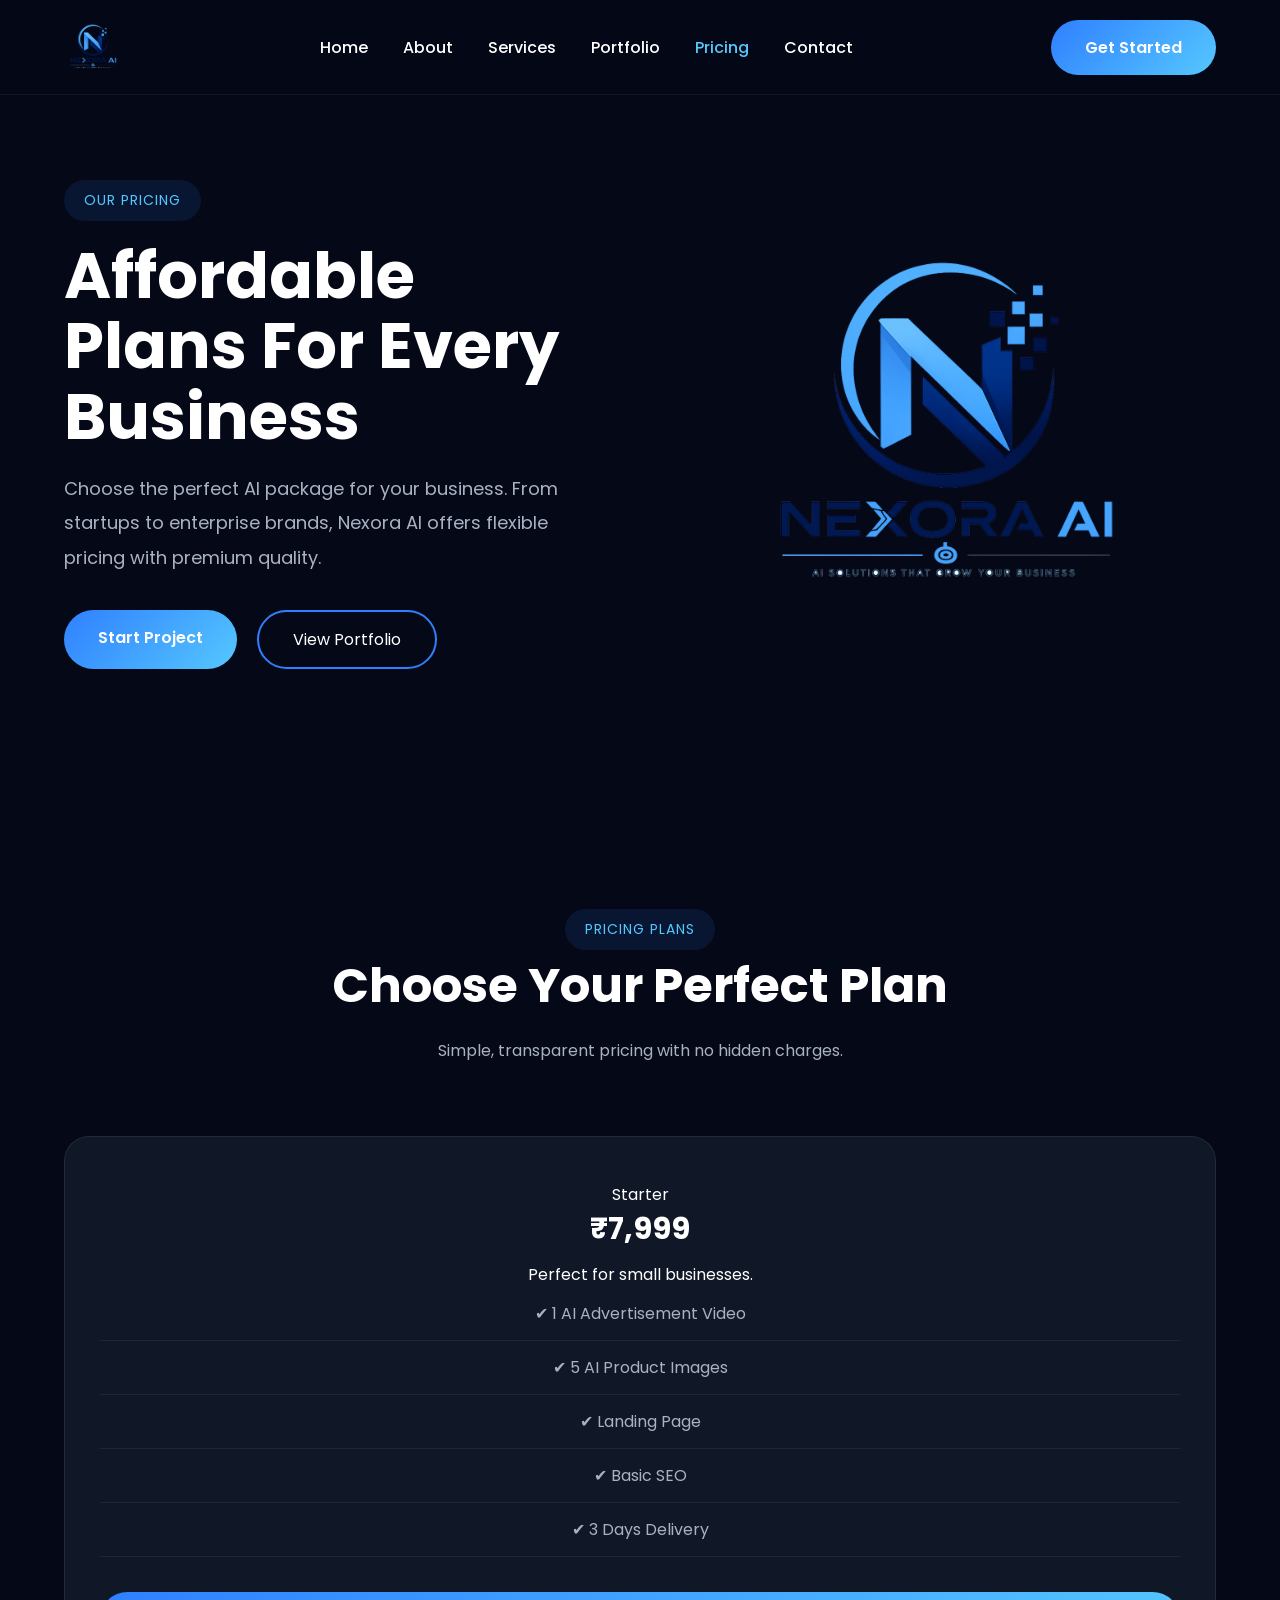
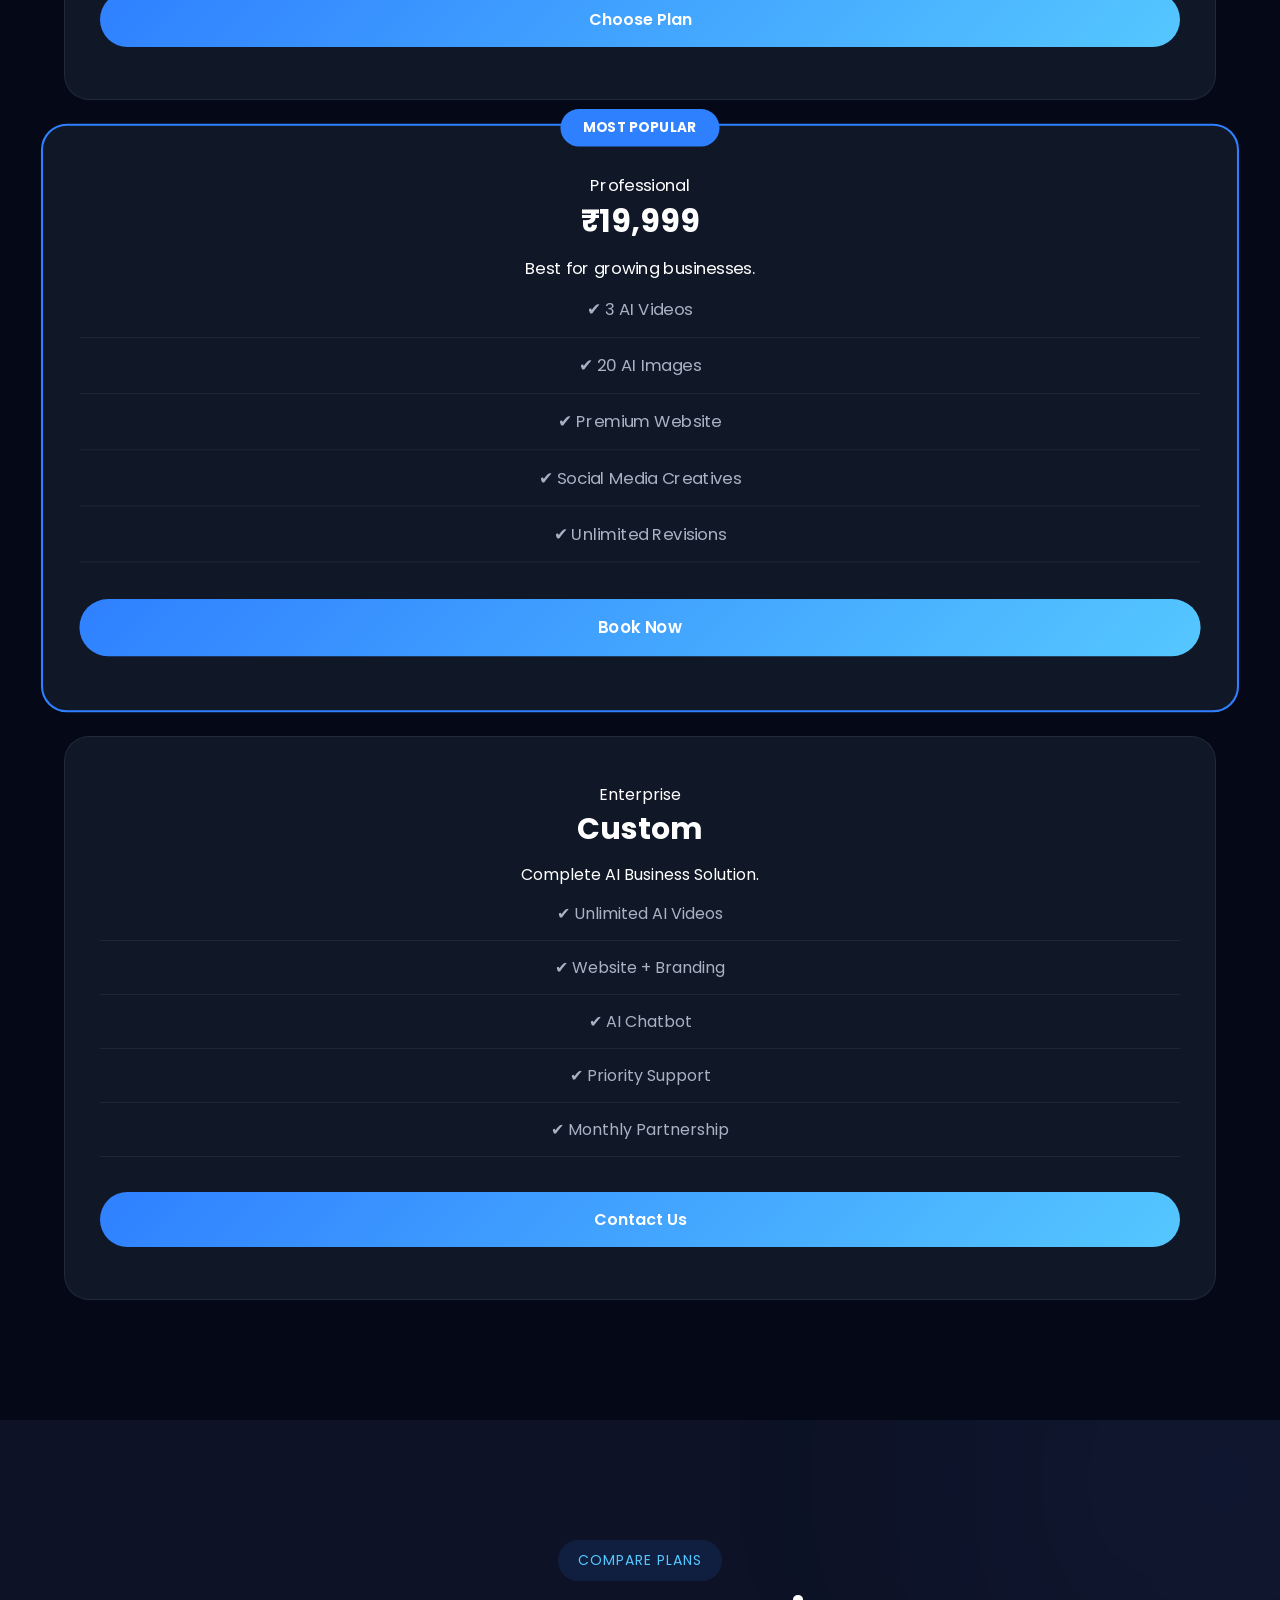
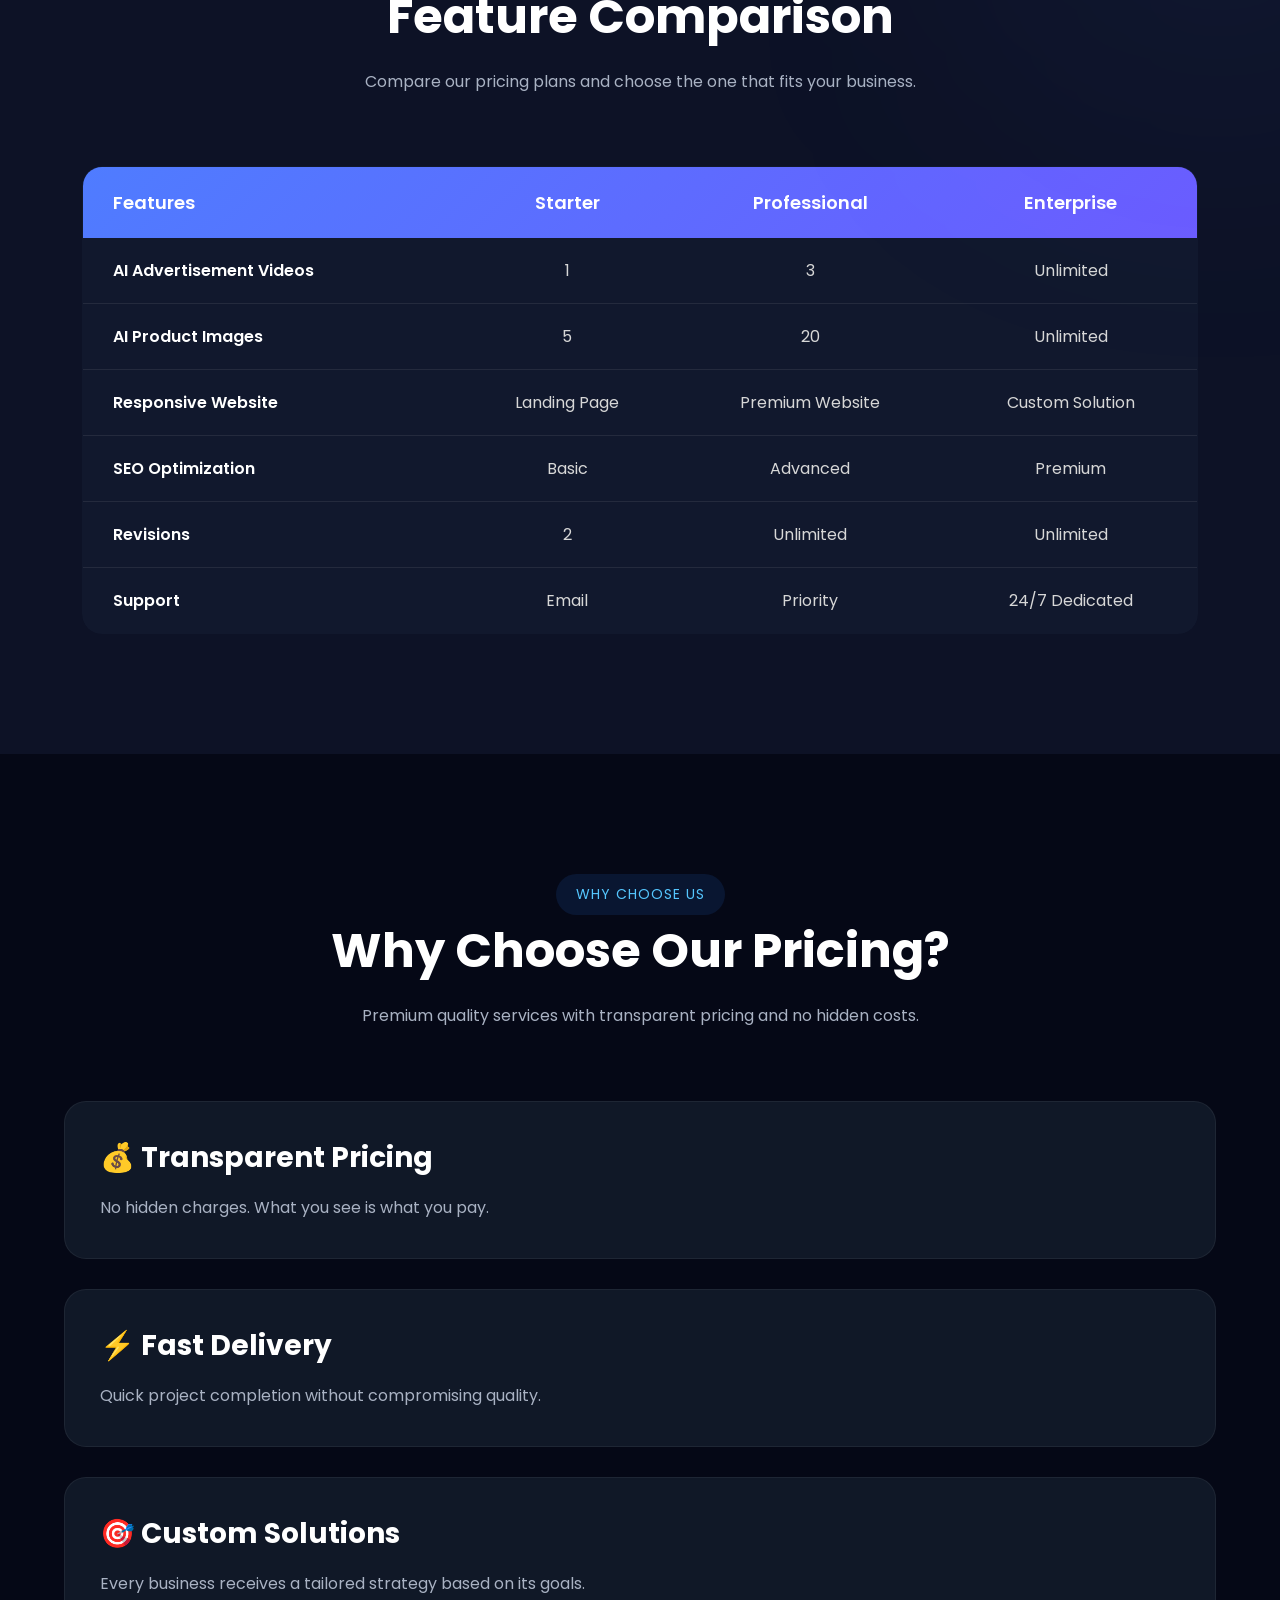
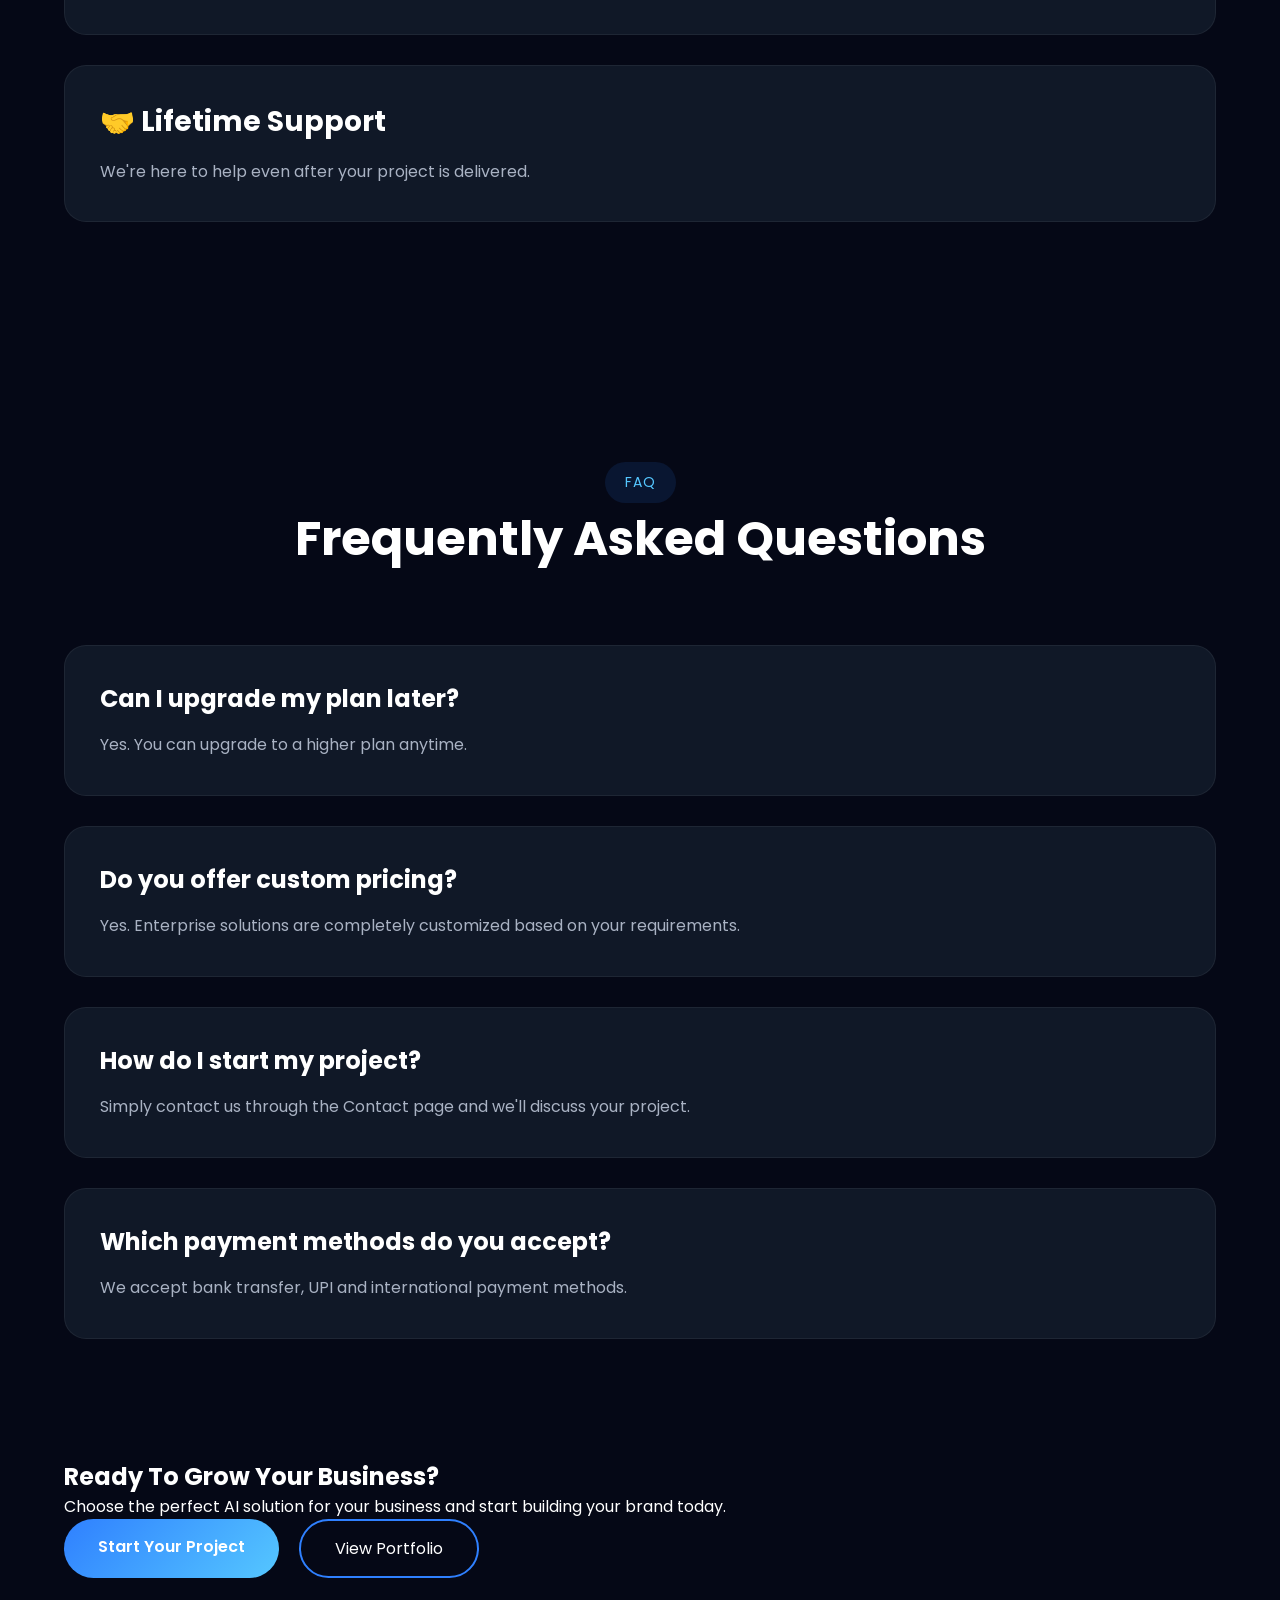
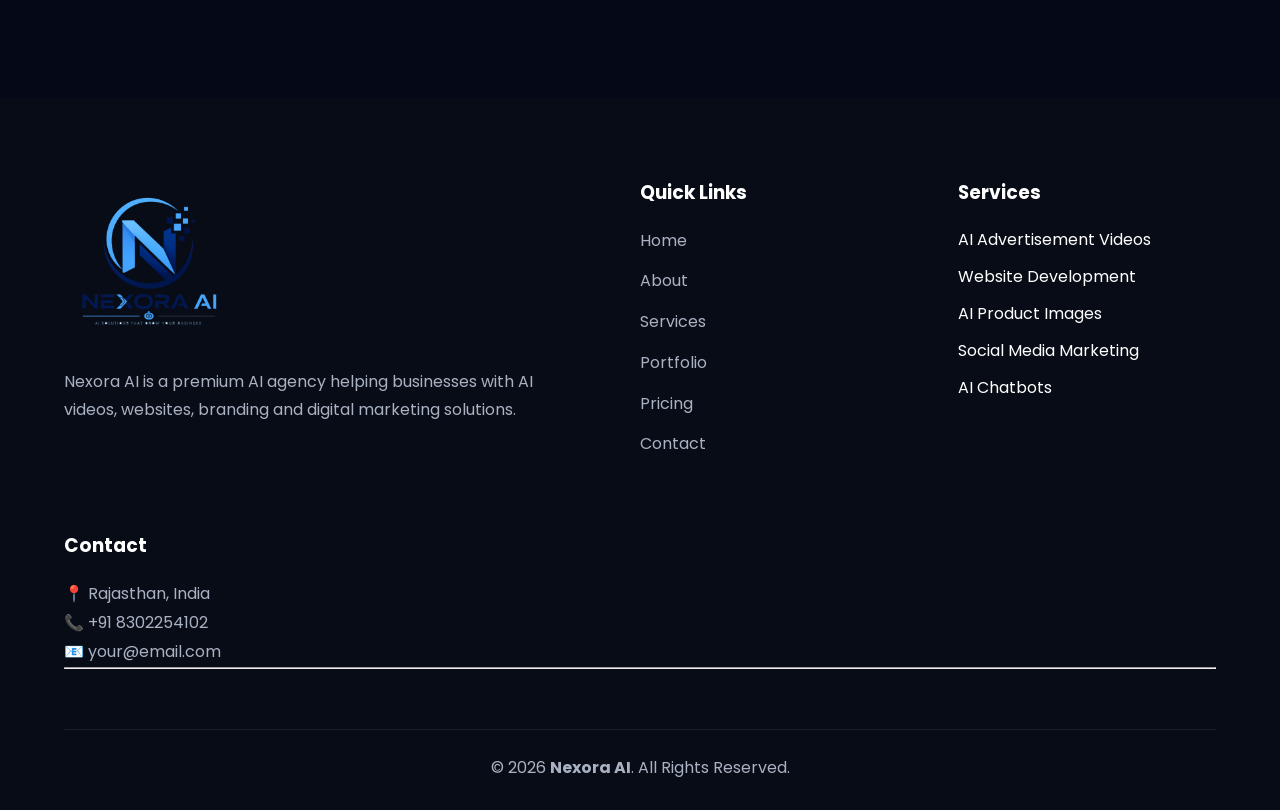
<file: pricing.html>
<!DOCTYPE html>
<html lang="en">

<head>

<meta charset="UTF-8">

<meta name="viewport" content="width=device-width, initial-scale=1.0">

<title>Pricing | Nexora AI</title>

<meta name="description" content="Affordable AI-powered pricing plans for websites, AI videos, branding and digital marketing.">

<link rel="preconnect" href="https://fonts.googleapis.com">

<link rel="preconnect" href="https://fonts.gstatic.com" crossorigin>

<link href="https://fonts.googleapis.com/css2?family=Poppins:wght@300;400;500;600;700;800&display=swap" rel="stylesheet">

<link rel="stylesheet" href="style.css">

<link rel="stylesheet" href="responsive.css">

</head>

<body>

<!--=========================
HEADER
==========================-->

<header>

<div class="container">

<nav>

<a href="index.html" class="logo">

<img src="assets/logo.png" alt="Nexora AI">

</a>

<ul>

<li><a href="index.html">Home</a></li>

<li><a href="about.html">About</a></li>

<li><a href="services.html">Services</a></li>

<li><a href="portfolio.html">Portfolio</a></li>

<li><a href="pricing.html" class="active">Pricing</a></li>

<li><a href="contact.html">Contact</a></li>

</ul>

<a href="contact.html" class="btn">

Get Started

</a>

</nav>

</div>

</header>

<!--=========================
PRICING HERO
==========================-->

<section class="about-hero">

<div class="container about-grid">

<div class="about-left">

<span class="tag">

OUR PRICING

</span>

<h1>

Affordable Plans For Every Business

</h1>

<p>

Choose the perfect AI package for your business. From startups to enterprise brands, Nexora AI offers flexible pricing with premium quality.

</p>

<div class="hero-buttons">

<a href="contact.html" class="btn">

Start Project

</a>

<a href="portfolio.html" class="btn-outline">

View Portfolio

</a>

</div>

</div>

<div class="about-right">

<img src="assets/logo.png" alt="Nexora AI">

</div>

</div>

</section>

<!--=========================
PRICING PLANS
==========================-->

<section class="pricing">

<div class="container">

<div class="section-heading">

<span class="tag">

PRICING PLANS

</span>

<h2>

Choose Your Perfect Plan

</h2>

<p>

Simple, transparent pricing with no hidden charges.

</p>

</div>

<div class="pricing-grid">

<div class="pricing-card">

<span class="plan">

Starter

</span>

<h3>₹7,999</h3>

<p class="price-text">

Perfect for small businesses.

</p>

<ul>

<li>✔ 1 AI Advertisement Video</li>
<li>✔ 5 AI Product Images</li>
<li>✔ Landing Page</li>
<li>✔ Basic SEO</li>
<li>✔ 3 Days Delivery</li>

</ul>

<a href="contact.html" class="btn">

Choose Plan

</a>

</div>

<div class="pricing-card featured">

<div class="popular">

MOST POPULAR

</div>

<span class="plan">

Professional

</span>

<h3>₹19,999</h3>

<p class="price-text">

Best for growing businesses.

</p>

<ul>

<li>✔ 3 AI Videos</li>
<li>✔ 20 AI Images</li>
<li>✔ Premium Website</li>
<li>✔ Social Media Creatives</li>
<li>✔ Unlimited Revisions</li>

</ul>

<a href="contact.html" class="btn">

Book Now

</a>

</div>

<div class="pricing-card">

<span class="plan">

Enterprise

</span>

<h3>Custom</h3>

<p class="price-text">

Complete AI Business Solution.

</p>

<ul>

<li>✔ Unlimited AI Videos</li>
<li>✔ Website + Branding</li>
<li>✔ AI Chatbot</li>
<li>✔ Priority Support</li>
<li>✔ Monthly Partnership</li>

</ul>

<a href="contact.html" class="btn">

Contact Us

</a>

</div>

</div>

</div>

</section>
<!--=========================
FEATURE COMPARISON
==========================-->

<section class="pricing-features">

<div class="container">

<div class="section-heading">

<span class="tag">

COMPARE PLANS

</span>

<h2>Feature Comparison</h2>

<p>

Compare our pricing plans and choose the one that fits your business.

</p>

</div>

<div class="table-wrapper">

<table class="pricing-table">

<thead>

<tr>

<th>Features</th>

<th>Starter</th>

<th>Professional</th>

<th>Enterprise</th>

</tr>

</thead>

<tbody>

<tr>

<td>AI Advertisement Videos</td>

<td>1</td>

<td>3</td>

<td>Unlimited</td>

</tr>

<tr>

<td>AI Product Images</td>

<td>5</td>

<td>20</td>

<td>Unlimited</td>

</tr>

<tr>

<td>Responsive Website</td>

<td>Landing Page</td>

<td>Premium Website</td>

<td>Custom Solution</td>

</tr>

<tr>

<td>SEO Optimization</td>

<td>Basic</td>

<td>Advanced</td>

<td>Premium</td>

</tr>

<tr>

<td>Revisions</td>

<td>2</td>

<td>Unlimited</td>

<td>Unlimited</td>

</tr>

<tr>

<td>Support</td>

<td>Email</td>

<td>Priority</td>

<td>24/7 Dedicated</td>

</tr>

</tbody>

</table>

</div>

</div>

</section>



<!--=========================
WHY CHOOSE OUR PLANS
==========================-->

<section class="service-benefits">

<div class="container">

<div class="section-heading">

<span class="tag">

WHY CHOOSE US

</span>

<h2>Why Choose Our Pricing?</h2>

<p>

Premium quality services with transparent pricing and no hidden costs.

</p>

</div>

<div class="benefit-grid">

<div class="benefit-card">

<h3>💰 Transparent Pricing</h3>

<p>

No hidden charges. What you see is what you pay.

</p>

</div>

<div class="benefit-card">

<h3>⚡ Fast Delivery</h3>

<p>

Quick project completion without compromising quality.

</p>

</div>

<div class="benefit-card">

<h3>🎯 Custom Solutions</h3>

<p>

Every business receives a tailored strategy based on its goals.

</p>

</div>

<div class="benefit-card">

<h3>🤝 Lifetime Support</h3>

<p>

We're here to help even after your project is delivered.

</p>

</div>

</div>

</div>

</section>



<!--=========================
FAQ
==========================-->

<section class="faq-section">

<div class="container">

<div class="section-heading">

<span class="tag">

FAQ

</span>

<h2>Frequently Asked Questions</h2>

</div>

<div class="faq-grid">

<div class="faq-card">

<h3>Can I upgrade my plan later?</h3>

<p>

Yes. You can upgrade to a higher plan anytime.

</p>

</div>

<div class="faq-card">

<h3>Do you offer custom pricing?</h3>

<p>

Yes. Enterprise solutions are completely customized based on your requirements.

</p>

</div>

<div class="faq-card">

<h3>How do I start my project?</h3>

<p>

Simply contact us through the Contact page and we'll discuss your project.

</p>

</div>

<div class="faq-card">

<h3>Which payment methods do you accept?</h3>

<p>

We accept bank transfer, UPI and international payment methods.

</p>

</div>

</div>

</div>

</section>
<!--=========================
CALL TO ACTION
==========================-->

<section class="pricing-cta">

<div class="container">

<h2>Ready To Grow Your Business?</h2>

<p>

Choose the perfect AI solution for your business and start building your brand today.

</p>

<div class="hero-buttons">

<a href="contact.html" class="btn">

Start Your Project

</a>

<a href="portfolio.html" class="btn-outline">

View Portfolio

</a>

</div>

</div>

</section>



<!--=========================
FOOTER
==========================-->

<footer>

<div class="container">

<div class="footer-grid">

<!-- ABOUT -->

<div class="footer-col">

<img src="assets/logo.png" alt="Nexora AI" class="footer-logo">

<p>

Nexora AI is a premium AI agency helping businesses with AI videos, websites, branding and digital marketing solutions.

</p>

</div>



<!-- QUICK LINKS -->

<div class="footer-col">

<h3>Quick Links</h3>

<ul>

<li><a href="index.html">Home</a></li>

<li><a href="about.html">About</a></li>

<li><a href="services.html">Services</a></li>

<li><a href="portfolio.html">Portfolio</a></li>

<li><a href="pricing.html">Pricing</a></li>

<li><a href="contact.html">Contact</a></li>

</ul>

</div>



<!-- SERVICES -->

<div class="footer-col">

<h3>Services</h3>

<ul>

<li>AI Advertisement Videos</li>

<li>Website Development</li>

<li>AI Product Images</li>

<li>Social Media Marketing</li>

<li>AI Chatbots</li>

</ul>

</div>



<!-- CONTACT -->

<div class="footer-col">

<h3>Contact</h3>

<p>📍 Rajasthan, India</p>

<p>📞 +91 8302254102</p>

<p>📧 your@email.com</p>

</div>

</div>



<hr>



<div class="copyright">

<p>

© 2026 <strong>Nexora AI</strong>. All Rights Reserved.

</p>

</div>

</div>

</footer>



<script src="main.js"></script>

</body>

</html>
</file>
<file: style.css>
/*==================================================
NEXORA AI - STYLE.CSS
Part 1
==================================================*/

:root{
    --blue:#2F80FF;
    --light:#55C7FF;
    --bg:#050816;
    --card:#101827;
    --text:#ffffff;
    --gray:#A9B2C3;
}

*{
    margin:0;
    padding:0;
    box-sizing:border-box;
    font-family:'Poppins',sans-serif;
}

html{
    scroll-behavior:smooth;
}

body{
    background:var(--bg);
    color:var(--text);
    overflow-x:hidden;
}

img{
    max-width:100%;
    display:block;
}

a{
    text-decoration:none;
    color:inherit;
}

ul{
    list-style:none;
}

.container{
    width:90%;
    max-width:1300px;
    margin:auto;
}

/*=========================
HEADER
=========================*/

header{
    position:fixed;
    top:0;
    left:0;
    width:100%;
    z-index:9999;
    background:rgba(5,8,22,.92);
    backdrop-filter:blur(15px);
    border-bottom:1px solid rgba(255,255,255,.05);
}

nav{
    display:flex;
    justify-content:space-between;
    align-items:center;
    padding:18px 0;
}

.logo img{
    height:58px;
}

nav ul{
    display:flex;
    align-items:center;
    gap:35px;
}

nav ul li a{
    color:#fff;
    font-size:16px;
    font-weight:500;
    transition:.3s;
}

nav ul li a:hover,
nav ul li a.active{
    color:var(--light);
}

.btn{
    display:inline-block;
    padding:15px 34px;
    border-radius:40px;
    background:linear-gradient(135deg,var(--blue),var(--light));
    color:#fff;
    font-weight:600;
    transition:.35s;
}

.btn:hover{
    transform:translateY(-5px);
    box-shadow:0 15px 35px rgba(47,128,255,.35);
}

.btn-outline{
    display:inline-block;
    padding:15px 34px;
    border:2px solid var(--blue);
    border-radius:40px;
    color:#fff;
    transition:.35s;
}

.btn-outline:hover{
    background:var(--blue);
}

/*=========================
SECTION HEADING
=========================*/

.section-heading{
    text-align:center;
    margin-bottom:70px;
}

.section-heading h2{
    font-size:48px;
    margin-bottom:15px;
}

.section-heading p{
    max-width:700px;
    margin:auto;
    color:var(--gray);
    line-height:1.8;
}

.tag{
    display:inline-block;
    padding:10px 18px;
    background:rgba(47,128,255,.12);
    color:var(--light);
    border-radius:30px;
    font-size:14px;
    letter-spacing:1px;
}

/*=========================
HERO
=========================*/

.hero{
    min-height:100vh;
    display:flex;
    align-items:center;
    position:relative;
    overflow:hidden;
    padding-top:90px;
}

.gradient{
    position:absolute;
    width:700px;
    height:700px;
    background:var(--blue);
    filter:blur(220px);
    opacity:.20;
    top:-250px;
    right:-250px;
}

.hero-grid{
    display:grid;
    grid-template-columns:repeat(2,1fr);
    gap:80px;
    align-items:center;
}

.hero-left h1{
    font-size:72px;
    line-height:1.1;
    margin:25px 0;
}

.hero-left p{
    color:var(--gray);
    font-size:20px;
    line-height:1.8;
    margin-bottom:35px;
}

.hero-buttons{
    display:flex;
    gap:20px;
    flex-wrap:wrap;
}

.hero-right{
    display:flex;
    justify-content:center;
}

.hero-right img{
    width:430px;
    animation:float 6s ease-in-out infinite;
}

@keyframes float{
    50%{
        transform:translateY(-20px);
    }
}

/*=========================
STATS
=========================*/

.stats{
    padding:100px 0;
}

.stats-grid{
    display:grid;
    grid-template-columns:repeat(4,1fr);
    gap:30px;
}

.stat-card{
    background:var(--card);
    padding:40px;
    border-radius:20px;
    text-align:center;
    border:1px solid rgba(255,255,255,.06);
    transition:.35s;
}

.stat-card:hover{
    transform:translateY(-10px);
    border-color:var(--blue);
}

.stat-card h2{
    font-size:52px;
    color:var(--light);
    margin-bottom:10px;
}

.stat-card p{
    color:var(--gray);
}
/*==================================================
NEXORA AI - STYLE.CSS
Part 2
==================================================*/

/*=========================
ABOUT / INDUSTRIES
=========================*/

.trusted{
    padding:120px 0;
}

.brand-grid{
    display:grid;
    grid-template-columns:repeat(4,1fr);
    gap:25px;
}

.brand-grid div{
    background:var(--card);
    padding:28px;
    border-radius:18px;
    text-align:center;
    font-weight:600;
    transition:.35s;
    border:1px solid rgba(255,255,255,.05);
}

.brand-grid div:hover{
    background:var(--blue);
    transform:translateY(-8px);
}

/*=========================
TOOLS
=========================*/

.tools{
    padding:120px 0;
}

.tool-grid{
    display:grid;
    grid-template-columns:repeat(4,1fr);
    gap:25px;
}

.tool-grid div{
    background:var(--card);
    padding:24px;
    border-radius:18px;
    text-align:center;
    font-weight:600;
    transition:.35s;
    border:1px solid rgba(255,255,255,.05);
}

.tool-grid div:hover{
    background:var(--blue);
    transform:translateY(-8px);
}

/*=========================
WHY CHOOSE US
=========================*/

.why{
    padding:120px 0;
}

.why-grid{
    display:grid;
    grid-template-columns:repeat(2,1fr);
    gap:30px;
}

.why-card{
    background:var(--card);
    padding:35px;
    border-radius:22px;
    transition:.35s;
    border:1px solid rgba(255,255,255,.05);
}

.why-card:hover{
    transform:translateY(-10px);
    border-color:var(--blue);
}

.why-card h3{
    font-size:28px;
    margin-bottom:15px;
}

.why-card p{
    color:var(--gray);
    line-height:1.8;
}

/*=========================
PORTFOLIO
=========================*/

.portfolio{
    padding:120px 0;
}

.portfolio-filter{
    display:flex;
    justify-content:center;
    flex-wrap:wrap;
    gap:18px;
    margin-bottom:50px;
}

.filter-btn{
    padding:14px 30px;
    border:none;
    background:var(--card);
    color:#fff;
    border-radius:40px;
    cursor:pointer;
    font-weight:600;
    transition:.35s;
}

.filter-btn:hover,
.filter-btn.active{
    background:var(--blue);
}

.portfolio-grid{
    display:grid;
    grid-template-columns:repeat(2,1fr);
    gap:35px;
}

.portfolio-card{
    background:var(--card);
    border-radius:24px;
    overflow:hidden;
    transition:.4s;
    border:1px solid rgba(255,255,255,.05);
}

.portfolio-card:hover{
    transform:translateY(-10px);
    border-color:var(--blue);
    box-shadow:0 20px 55px rgba(47,128,255,.20);
}

.portfolio-image{
    position:relative;
    height:320px;
    overflow:hidden;
}

.portfolio-image img{
    width:100%;
    height:100%;
    object-fit:cover;
    transition:.6s;
}

.portfolio-card:hover img{
    transform:scale(1.08);
}

.overlay{
    position:absolute;
    inset:0;
    background:rgba(0,0,0,.55);
    display:flex;
    justify-content:center;
    align-items:center;
    opacity:0;
    transition:.35s;
}

.portfolio-card:hover .overlay{
    opacity:1;
}

.overlay a{
    padding:14px 30px;
    background:var(--blue);
    color:#fff;
    border-radius:40px;
    font-weight:600;
}

.portfolio-content{
    padding:28px;
}

.portfolio-content h3{
    font-size:28px;
    margin-bottom:10px;
}

.portfolio-content span{
    color:var(--light);
}
/*==================================================
NEXORA AI - STYLE.CSS
Part 3
==================================================*/

/*=========================
AI VIDEO SHOWCASE
=========================*/

.video-showcase{
    padding:120px 0;
}

.video-grid{
    display:grid;
    grid-template-columns:repeat(2,1fr);
    gap:35px;
}

.video-card{
    background:var(--card);
    border-radius:24px;
    overflow:hidden;
    position:relative;
    border:1px solid rgba(255,255,255,.05);
    transition:.4s;
}

.video-card:hover{
    transform:translateY(-10px);
    border-color:var(--blue);
    box-shadow:0 20px 60px rgba(47,128,255,.2);
}

.video-card video{
    width:100%;
    height:320px;
    object-fit:cover;
    display:block;
}

.video-overlay{
    position:absolute;
    inset:0;
    display:flex;
    justify-content:center;
    align-items:center;
    background:rgba(0,0,0,.30);
    transition:.35s;
}

.video-card:hover .video-overlay{
    background:rgba(0,0,0,.55);
}

.play-video{
    width:80px;
    height:80px;
    border:none;
    border-radius:50%;
    background:var(--blue);
    color:#fff;
    font-size:30px;
    cursor:pointer;
    transition:.3s;
}

.play-video:hover{
    transform:scale(1.12);
    background:var(--light);
}

.video-content{
    padding:25px;
}

.video-content h3{
    font-size:28px;
    margin-bottom:10px;
}

.video-content p{
    color:var(--gray);
}

/*=========================
VIDEO POPUP
=========================*/

.video-modal{
    position:fixed;
    inset:0;
    background:rgba(0,0,0,.92);
    display:none;
    justify-content:center;
    align-items:center;
    z-index:99999;
}

.video-modal.active{
    display:flex;
}

.video-modal-content{
    width:90%;
    max-width:900px;
    position:relative;
}

.video-modal video{
    width:100%;
    border-radius:20px;
}

.close-video{
    position:absolute;
    top:-45px;
    right:0;
    font-size:42px;
    color:#fff;
    cursor:pointer;
}

/*=========================
MACBOOK SHOWCASE
=========================*/

.macbook-showcase{
    padding:120px 0;
}

.macbook-frame{
    position:relative;
    max-width:1100px;
    margin:auto;
}

.macbook-frame-img{
    width:100%;
}



/*=========================
IPHONES
=========================*/

.iphone-showcase{
    padding:120px 0;
}

.iphone-grid{
    display:grid;
    grid-template-columns:repeat(3,1fr);
    gap:40px;
    justify-items:center;
}

.iphone{
    position:relative;
    width:260px;
}

.phone-frame{
    width:100%;
}

.phone-screen{
    position:absolute;
    top:3.8%;
    left:6.6%;
    width:86.8%;
    height:92.5%;
    border-radius:32px;
    overflow:hidden;
}

.phone-screen img{
    width:100%;
    height:100%;
    object-fit:cover;
    transition:.5s;
}

.iphone:hover .phone-screen img{
    transform:scale(1.08);
}

/*=========================
LOADER
=========================*/

#loader{
    position:fixed;
    inset:0;
    background:var(--bg);
    display:flex;
    justify-content:center;
    align-items:center;
    flex-direction:column;
    z-index:999999;
}

.loader-logo img{
    width:120px;
    animation:rotateLogo 2s linear infinite;
}

.loader-text{
    margin-top:20px;
    color:var(--light);
    letter-spacing:2px;
}

@keyframes rotateLogo{
100%{
transform:rotate(360deg);
}
}

/*=========================
PROGRESS BAR
=========================*/

#progress-bar{
    position:fixed;
    top:0;
    left:0;
    width:0%;
    height:4px;
    background:var(--blue);
    z-index:999999;
}

/*=========================
CUSTOM CURSOR
=========================*/

.cursor-dot{
    position:fixed;
    width:8px;
    height:8px;
    background:var(--light);
    border-radius:50%;
    pointer-events:none;
    transform:translate(-50%,-50%);
    z-index:999999;
}

.cursor-ring{
    position:fixed;
    width:40px;
    height:40px;
    border:2px solid var(--blue);
    border-radius:50%;
    pointer-events:none;
    transform:translate(-50%,-50%);
    transition:.08s;
    z-index:999998;
}

/*=========================
REVEAL ANIMATION
=========================*/

.reveal{
    opacity:0;
    transform:translateY(70px);
    transition:1s;
}

.reveal.active{
    opacity:1;
    transform:translateY(0);
}
/*==================================================
NEXORA AI - STYLE.CSS
Part 4
Pricing • Testimonials • FAQ • Contact • Footer
==================================================*/

/*=========================
PRICING
=========================*/

.pricing{
    padding:120px 0;
}

.pricing-grid{
    display:grid;
    grid-template-columns:repeat(3,1fr);
    gap:35px;
    margin-top:60px;
}

.pricing-card{
    background:var(--card);
    border:1px solid rgba(255,255,255,.08);
    border-radius:25px;
    padding:45px 35px;
    text-align:center;
    position:relative;
    transition:.4s;
}

.pricing-card:hover{
    transform:translateY(-10px);
    border-color:var(--blue);
    box-shadow:0 20px 60px rgba(47,128,255,.18);
}

.pricing-card.featured{
    border:2px solid var(--blue);
    transform:scale(1.04);
}

.pricing-card.featured:hover{
    transform:scale(1.06);
}

.popular{
    position:absolute;
    top:-16px;
    left:50%;
    transform:translateX(-50%);
    background:var(--blue);
    color:#fff;
    padding:8px 22px;
    border-radius:30px;
    font-size:13px;
    font-weight:700;
}

.pricing-card h3{
    font-size:30px;
    margin-bottom:10px;
}

.pricing-card h2{
    font-size:50px;
    color:var(--light);
    margin-bottom:25px;
}

.pricing-card ul{
    list-style:none;
    margin-bottom:35px;
}

.pricing-card ul li{
    padding:14px 0;
    color:var(--gray);
    border-bottom:1px solid rgba(255,255,255,.06);
}

.pricing-card .btn{
    width:100%;
}

/*=========================
TESTIMONIALS
=========================*/

.testimonials{
    padding:120px 0;
}

.testimonial-grid{
    display:grid;
    grid-template-columns:repeat(3,1fr);
    gap:30px;
}

.testimonial-card{
    background:var(--card);
    padding:35px;
    border-radius:20px;
    border:1px solid rgba(255,255,255,.06);
    transition:.35s;
}

.testimonial-card:hover{
    transform:translateY(-10px);
    border-color:var(--blue);
}

.testimonial-card p{
    color:var(--gray);
    line-height:1.8;
    margin-bottom:25px;
}

.testimonial-card h4{
    font-size:20px;
    margin-bottom:6px;
}

.testimonial-card span{
    color:var(--light);
}

/*=========================
FAQ
=========================*/

.faq{
    padding:120px 0;
}

.faq-item{
    background:var(--card);
    padding:30px;
    border-radius:18px;
    margin-bottom:25px;
    border:1px solid rgba(255,255,255,.06);
    transition:.35s;
}

.faq-item:hover{
    border-color:var(--blue);
}

.faq-item h3{
    margin-bottom:15px;
    font-size:24px;
}

.faq-item p{
    color:var(--gray);
    line-height:1.8;
}

/*=========================
CONTACT
=========================*/

.contact{
    padding:120px 0;
}

.contact-form{
    max-width:900px;
    margin:auto;
}

.input-group{
    display:grid;
    grid-template-columns:repeat(2,1fr);
    gap:20px;
    margin-bottom:20px;
}

.contact-form input,
.contact-form textarea{
    width:100%;
    padding:18px 20px;
    background:var(--card);
    border:1px solid rgba(255,255,255,.08);
    border-radius:15px;
    color:#fff;
    outline:none;
    font-size:16px;
}

.contact-form textarea{
    resize:none;
    margin-bottom:25px;
}

.contact-form input:focus,
.contact-form textarea:focus{
    border-color:var(--blue);
}

/*=========================
FOOTER
=========================*/

footer{
    background:#080c16;
    padding:80px 0 30px;
    margin-top:120px;
}

.footer-grid{
    display:grid;
    grid-template-columns:2fr 1fr 1fr;
    gap:60px;
}

.footer-logo{
    width:170px;
    margin-bottom:20px;
}

.footer-grid h3{
    margin-bottom:20px;
}

.footer-grid p{
    color:var(--gray);
    line-height:1.8;
}

.footer-grid ul{
    list-style:none;
}

.footer-grid ul li{
    margin-bottom:14px;
}

.footer-grid ul li a{
    color:var(--gray);
    transition:.3s;
}

.footer-grid ul li a:hover{
    color:var(--light);
}

.copyright{
    text-align:center;
    margin-top:60px;
    padding-top:25px;
    border-top:1px solid rgba(255,255,255,.08);
    color:var(--gray);
}
/*==================================================
NEXORA AI - STYLE.CSS
Part 5
ABOUT PAGE
==================================================*/

/*=========================
ABOUT HERO
=========================*/

.about-hero{
    padding:180px 0 120px;
}

.about-grid{
    display:grid;
    grid-template-columns:1fr 1fr;
    align-items:center;
    gap:70px;
}

.about-left h1{
    font-size:64px;
    line-height:1.1;
    margin:20px 0;
}

.about-left p{
    color:var(--gray);
    font-size:18px;
    line-height:1.9;
    margin-bottom:35px;
}

.about-right{
    display:flex;
    justify-content:center;
}

.about-right img{
    width:420px;
    animation:float 6s ease-in-out infinite;
}

.tag{
    display:inline-block;
    padding:10px 20px;
    background:rgba(43,121,246,.12);
    color:#55C7FF;
    border-radius:40px;
    font-size:14px;
    letter-spacing:1px;
}

/*=========================
COMPANY STORY
=========================*/

.company-story{
    padding:120px 0;
}

.story-grid{
    display:grid;
    grid-template-columns:repeat(2,1fr);
    gap:35px;
}

.story-card{
    background:var(--card);
    padding:40px;
    border-radius:25px;
    border:1px solid rgba(255,255,255,.06);
    transition:.35s;
}

.story-card:hover{
    transform:translateY(-10px);
    border-color:var(--blue);
}

.story-card h3{
    font-size:30px;
    margin-bottom:20px;
}

.story-card p{
    color:var(--gray);
    line-height:1.9;
}

/*=========================
MISSION
=========================*/

.mission-section{
    padding:120px 0;
}

.mission-grid{
    display:grid;
    grid-template-columns:repeat(2,1fr);
    gap:30px;
}

.mission-card{
    background:var(--card);
    padding:45px;
    border-radius:25px;
    border:1px solid rgba(255,255,255,.06);
    transition:.35s;
}

.mission-card:hover{
    transform:translateY(-10px);
    border-color:var(--blue);
}

.mission-card .icon{
    font-size:50px;
    margin-bottom:20px;
}

.mission-card h3{
    font-size:32px;
    margin-bottom:18px;
}

.mission-card p{
    color:var(--gray);
    line-height:1.8;
}

/*=========================
ABOUT STATS
=========================*/

.about-stats{
    padding:120px 0;
}

.stats-grid{
    display:grid;
    grid-template-columns:repeat(4,1fr);
    gap:30px;
}

.stat-box{
    background:var(--card);
    padding:40px;
    text-align:center;
    border-radius:22px;
    transition:.35s;
}

.stat-box:hover{
    transform:translateY(-10px);
    border:1px solid var(--blue);
}

.stat-box h2{
    font-size:52px;
    color:var(--light);
    margin-bottom:10px;
}

.stat-box p{
    color:var(--gray);
}

/*=========================
CORE VALUES
=========================*/

.values{
    padding:120px 0;
}

.values-grid{
    display:grid;
    grid-template-columns:repeat(2,1fr);
    gap:30px;
}

.value-card{
    background:var(--card);
    padding:35px;
    border-radius:22px;
    border:1px solid rgba(255,255,255,.06);
    transition:.35s;
}

.value-card:hover{
    transform:translateY(-10px);
    border-color:var(--blue);
}

.value-card h3{
    margin-bottom:15px;
    font-size:28px;
}

.value-card p{
    color:var(--gray);
    line-height:1.8;
}
/*=========================
OUR PROCESS
=========================*/

.process{
    padding:120px 0;
}

.process-grid{
    display:grid;
    grid-template-columns:repeat(4,1fr);
    gap:30px;
}

.process-card{
    background:var(--card);
    padding:35px;
    border-radius:22px;
    text-align:center;
    border:1px solid rgba(255,255,255,.06);
    transition:.35s;
}

.process-card:hover{
    transform:translateY(-10px);
    border-color:var(--blue);
}

.number{
    width:70px;
    height:70px;
    margin:0 auto 20px;
    border-radius:50%;
    background:linear-gradient(135deg,var(--blue),var(--light));
    display:flex;
    justify-content:center;
    align-items:center;
    font-size:26px;
    font-weight:700;
    color:#fff;
}

.process-card h3{
    font-size:26px;
    margin-bottom:15px;
}

.process-card p{
    color:var(--gray);
    line-height:1.8;
}

/*=========================
ABOUT TOOLS
=========================*/

.about-tools{
    padding:120px 0;
}

.tools-grid{
    display:grid;
    grid-template-columns:repeat(4,1fr);
    gap:22px;
}

.tool-card{
    background:var(--card);
    padding:25px;
    border-radius:18px;
    text-align:center;
    font-weight:600;
    border:1px solid rgba(255,255,255,.06);
    transition:.35s;
}

.tool-card:hover{
    background:var(--blue);
    transform:translateY(-8px);
}

/*=========================
WHY CHOOSE US
=========================*/

.choose-us{
    padding:120px 0;
}

.choose-grid{
    display:grid;
    grid-template-columns:repeat(2,1fr);
    gap:30px;
}

.choose-card{
    background:var(--card);
    padding:35px;
    border-radius:22px;
    border:1px solid rgba(255,255,255,.06);
    transition:.35s;
}

.choose-card:hover{
    transform:translateY(-10px);
    border-color:var(--blue);
}

.choose-card h3{
    font-size:28px;
    margin-bottom:15px;
}

.choose-card p{
    color:var(--gray);
    line-height:1.8;
}

/*=========================
ABOUT CTA
=========================*/

.about-cta{
    width:90%;
    max-width:1300px;
    margin:100px auto;
    padding:120px 30px;
    text-align:center;
    border-radius:30px;
    background:linear-gradient(135deg,#0d1226,#121c39);
}

.about-cta h2{
    font-size:50px;
    margin-bottom:20px;
}

.about-cta p{
    max-width:700px;
    margin:0 auto 35px;
    color:var(--gray);
    line-height:1.8;
    font-size:18px;
}

/*=========================
ACTIVE MENU
=========================*/

nav ul li a.active{
    color:var(--light);
}

/*=========================
ABOUT RESPONSIVE
=========================*/

@media(max-width:991px){

.about-grid,
.story-grid,
.mission-grid,
.values-grid,
.choose-grid{
    grid-template-columns:1fr;
}

.process-grid{
    grid-template-columns:repeat(2,1fr);
}

.tools-grid{
    grid-template-columns:repeat(2,1fr);
}

.stats-grid{
    grid-template-columns:repeat(2,1fr);
}

.about-left h1{
    font-size:48px;
}

.about-right img{
    width:320px;
}

}

@media(max-width:768px){

.process-grid,
.tools-grid,
.stats-grid{
    grid-template-columns:1fr;
}

.about-left h1{
    font-size:38px;
}

.about-cta h2{
    font-size:36px;
}

}
/*=========================
SERVICES PAGE
=========================*/

.services-hero{
    padding:180px 0 120px;
}

.services-grid{
    display:grid;
    grid-template-columns:repeat(2,1fr);
    gap:70px;
    align-items:center;
}

.services-content h1{
    font-size:64px;
    line-height:1.1;
    margin:20px 0;
}

.services-content p{
    color:var(--gray);
    line-height:1.8;
    margin-bottom:35px;
    font-size:18px;
}

.services-image{
    display:flex;
    justify-content:center;
}

.services-image img{
    width:420px;
    animation:float 6s ease-in-out infinite;
}

/*=========================
SERVICE CARDS
=========================*/

.service-overview{
    padding:120px 0;
}

.services-card-grid{
    display:grid;
    grid-template-columns:repeat(3,1fr);
    gap:30px;
}

.service-box{
    background:var(--card);
    padding:40px 30px;
    border-radius:22px;
    text-align:center;
    border:1px solid rgba(255,255,255,.06);
    transition:.35s;
}

.service-box:hover{
    transform:translateY(-10px);
    border-color:var(--blue);
}

.service-icon{
    font-size:50px;
    margin-bottom:20px;
}

.service-box h3{
    font-size:26px;
    margin-bottom:15px;
}

.service-box p{
    color:var(--gray);
    line-height:1.8;
}

/*=========================
SERVICE DETAILS
=========================*/

.service-details{
    padding:120px 0;
}

.detail-row{
    display:grid;
    grid-template-columns:repeat(2,1fr);
    gap:70px;
    align-items:center;
    margin-bottom:120px;
}

.detail-row.reverse{
    direction:rtl;
}

.detail-row.reverse .detail-content{
    direction:ltr;
}

.detail-content h2{
    font-size:46px;
    margin:20px 0;
}

.detail-content p{
    color:var(--gray);
    line-height:1.9;
    margin-bottom:25px;
}

.detail-content ul{
    list-style:none;
    margin-bottom:35px;
}

.detail-content ul li{
    margin:12px 0;
}

.detail-image img{
    width:100%;
    border-radius:24px;
    transition:.35s;
}

.detail-image img:hover{
    transform:scale(1.03);
}
/*=========================
SERVICE BENEFITS
=========================*/

.service-benefits{
    padding:120px 0;
}

.benefit-grid{
    display:grid;
    grid-template-columns:repeat(2,1fr);
    gap:30px;
}

.benefit-card{
    background:var(--card);
    padding:35px;
    border-radius:22px;
    border:1px solid rgba(255,255,255,.06);
    transition:.35s;
}

.benefit-card:hover{
    transform:translateY(-10px);
    border-color:var(--blue);
}

.benefit-card h3{
    font-size:28px;
    margin-bottom:15px;
}

.benefit-card p{
    color:var(--gray);
    line-height:1.8;
}

/*=========================
OUR PROCESS
=========================*/

.service-process{
    padding:120px 0;
}

.process-line{
    display:grid;
    grid-template-columns:repeat(4,1fr);
    gap:30px;
    text-align:center;
}

.step{
    background:var(--card);
    padding:35px 20px;
    border-radius:20px;
    border:1px solid rgba(255,255,255,.06);
    transition:.35s;
}

.step:hover{
    transform:translateY(-10px);
    border-color:var(--blue);
}

.circle{
    width:70px;
    height:70px;
    margin:0 auto 20px;
    border-radius:50%;
    background:linear-gradient(135deg,var(--blue),var(--light));
    display:flex;
    justify-content:center;
    align-items:center;
    color:#fff;
    font-size:26px;
    font-weight:700;
}

.step h3{
    margin-bottom:12px;
    font-size:24px;
}

.step p{
    color:var(--gray);
    line-height:1.7;
}

/*=========================
FAQ
=========================*/

.faq-section{
    padding:120px 0;
}

.faq-grid{
    display:grid;
    grid-template-columns:repeat(2,1fr);
    gap:30px;
}

.faq-card{
    background:var(--card);
    padding:35px;
    border-radius:22px;
    border:1px solid rgba(255,255,255,.06);
    transition:.35s;
}

.faq-card:hover{
    transform:translateY(-10px);
    border-color:var(--blue);
}

.faq-card h3{
    font-size:24px;
    margin-bottom:15px;
}

.faq-card p{
    color:var(--gray);
    line-height:1.8;
}

/*=========================
SERVICE CTA
=========================*/

.service-cta{
    width:90%;
    max-width:1300px;
    margin:100px auto;
    padding:120px 30px;
    text-align:center;
    border-radius:30px;
    background:linear-gradient(135deg,#0d1226,#121c39);
}

.service-cta h2{
    font-size:50px;
    margin-bottom:20px;
}

.service-cta p{
    max-width:700px;
    margin:0 auto 35px;
    color:var(--gray);
    line-height:1.8;
}

/*=========================
SERVICES RESPONSIVE
=========================*/

@media(max-width:991px){

.services-grid,
.detail-row,
.benefit-grid,
.faq-grid{
    grid-template-columns:1fr;
}

.services-card-grid{
    grid-template-columns:repeat(2,1fr);
}

.process-line{
    grid-template-columns:repeat(2,1fr);
}

.services-content h1{
    font-size:46px;
}

.services-image img{
    width:320px;
}

.detail-row.reverse{
    direction:ltr;
}

}

@media(max-width:768px){

.services-card-grid,
.process-line,
.benefit-grid,
.faq-grid{
    grid-template-columns:1fr;
}

.services-content h1{
    font-size:36px;
}

.service-cta h2{
    font-size:34px;
}

}
/*=========================
TESTIMONIALS
=========================*/

.testimonials{
    padding:120px 0;
}

.testimonial-grid{
    display:grid;
    grid-template-columns:repeat(3,1fr);
    gap:30px;
    margin-top:60px;
}

.testimonial-card{
    background:var(--card);
    padding:35px;
    border-radius:22px;
    border:1px solid rgba(255,255,255,.06);
    transition:.35s;
}

.testimonial-card:hover{
    transform:translateY(-10px);
    border-color:var(--blue);
}

.testimonial-card p{
    color:var(--gray);
    line-height:1.8;
    margin-bottom:25px;
}

.testimonial-card h4{
    font-size:22px;
    margin-bottom:8px;
}

.testimonial-card span{
    color:var(--light);
    font-size:15px;
}

/*=========================
CONTACT PAGE
=========================*/

.contact{
    padding:120px 0;
}

.contact-form{
    max-width:900px;
    margin:auto;
}

.input-group{
    display:grid;
    grid-template-columns:repeat(2,1fr);
    gap:20px;
    margin-bottom:20px;
}

.contact-form input,
.contact-form textarea{
    width:100%;
    padding:18px 20px;
    background:var(--card);
    border:1px solid rgba(255,255,255,.08);
    border-radius:16px;
    color:#fff;
    outline:none;
    font-size:16px;
}

.contact-form textarea{
    resize:none;
    margin-bottom:25px;
}

.contact-form input:focus,
.contact-form textarea:focus{
    border-color:var(--blue);
}

/*=========================
FOOTER
=========================*/

footer{
    padding:80px 0 30px;
    background:#080c16;
    margin-top:120px;
}

.footer-grid{
    display:grid;
    grid-template-columns:2fr 1fr 1fr;
    gap:60px;
}

.footer-logo{
    width:170px;
    margin-bottom:20px;
}

.footer-grid h3{
    margin-bottom:20px;
}

.footer-grid p,
.footer-grid ul li a{
    color:var(--gray);
    line-height:1.8;
}

.footer-grid ul{
    list-style:none;
}

.footer-grid ul li{
    margin-bottom:12px;
}

.footer-grid ul li a{
    text-decoration:none;
    transition:.3s;
}

.footer-grid ul li a:hover{
    color:var(--light);
}

.copyright{
    margin-top:60px;
    padding-top:25px;
    text-align:center;
    border-top:1px solid rgba(255,255,255,.08);
    color:var(--gray);
}

/*=========================
FINAL RESPONSIVE
=========================*/

@media(max-width:991px){

.testimonial-grid,
.footer-grid,
.input-group{
    grid-template-columns:1fr;
}

}

@media(max-width:768px){

.hero-grid,
.about-grid,
.services-grid,
.detail-row,
.story-grid,
.values-grid,
.choose-grid,
.process-grid,
.stats-grid,
.brand-grid,
.tool-grid,
.services-card-grid,
.benefit-grid,
.faq-grid,
.pricing-grid,
.portfolio-grid,
.video-grid,
.iphone-grid{
    grid-template-columns:1fr;
}

.hero-left h1,
.about-left h1,
.services-content h1{
    font-size:38px;
}

.section-heading h2{
    font-size:34px;
}

.btn,
.btn-outline{
    display:inline-block;
    width:100%;
    text-align:center;
}

.hero-buttons{
    flex-direction:column;
}
}
header.sticky{
    background: rgba(5,8,22,.95);
    backdrop-filter: blur(12px);
    box-shadow: 0 10px 30px rgba(0,0,0,.3);
}
/* Progress Bar */

.scroll-progress{
position:fixed;
top:0;
left:0;
height:4px;
width:0;
background:#4f8cff;
z-index:99999;
}


/* Back To Top */

.back-to-top{
position:fixed;
right:30px;
bottom:30px;
width:50px;
height:50px;
border:none;
border-radius:50%;
background:#4f8cff;
color:#fff;
font-size:22px;
cursor:pointer;
opacity:0;
visibility:hidden;
transition:.3s;
z-index:999;
}

.back-to-top.show{
opacity:1;
visibility:visible;
}


/* Ripple */

.btn,
.btn-outline{
position:relative;
overflow:hidden;
}

.ripple{
position:absolute;
width:20px;
height:20px;
background:rgba(255,255,255,.5);
border-radius:50%;
transform:translate(-50%,-50%);
animation:ripple .6s linear;
pointer-events:none;
}

@keyframes ripple{

from{
transform:translate(-50%,-50%) scale(0);
opacity:1;
}

to{
transform:translate(-50%,-50%) scale(12);
opacity:0;
}

}
/*=========================
FEATURE COMPARISON
==========================*/

.pricing-features{
padding:120px 20px;
background:#0d1226;
position:relative;
overflow:hidden;
}

.pricing-features::before{
content:"";
position:absolute;
width:420px;
height:420px;
background:rgba(79,124,255,.08);
filter:blur(140px);
top:-150px;
right:-150px;
border-radius:50%;
}

.table-wrapper{
margin-top:60px;
overflow-x:auto;
border-radius:20px;
}

.pricing-table{
width:100%;
min-width:850px;
border-collapse:collapse;
background:#11182d;
border:1px solid rgba(255,255,255,.08);
border-radius:20px;
overflow:hidden;
}

.pricing-table thead{
background:linear-gradient(135deg,#4f7cff,#6b5cff);
}

.pricing-table th{
padding:22px;
font-size:18px;
font-weight:600;
color:#fff;
text-align:center;
}

.pricing-table th:first-child{
text-align:left;
padding-left:30px;
}

.pricing-table td{
padding:20px;
color:#d7d7d7;
text-align:center;
border-bottom:1px solid rgba(255,255,255,.08);
transition:.3s;
}

.pricing-table td:first-child{
text-align:left;
padding-left:30px;
font-weight:600;
color:#fff;
}

.pricing-table tbody tr{
transition:.3s;
}

.pricing-table tbody tr:hover{
background:#182247;
}

.pricing-table tbody tr:last-child td{
border-bottom:none;
}
/*=========================
FEATURE COMPARISON
==========================*/

.pricing-features{
padding:120px 20px;
background:#0d1226;
position:relative;
overflow:hidden;
}

.pricing-features::before{
content:"";
position:absolute;
width:420px;
height:420px;
background:rgba(79,124,255,.08);
filter:blur(140px);
top:-150px;
right:-150px;
border-radius:50%;
}

.table-wrapper{
margin-top:60px;
overflow-x:auto;
border-radius:20px;
}

.pricing-table{
width:100%;
min-width:850px;
border-collapse:collapse;
background:#11182d;
border:1px solid rgba(255,255,255,.08);
border-radius:20px;
overflow:hidden;
}

.pricing-table thead{
background:linear-gradient(135deg,#4f7cff,#6b5cff);
}

.pricing-table th{
padding:22px;
font-size:18px;
font-weight:600;
color:#fff;
text-align:center;
}

.pricing-table th:first-child{
text-align:left;
padding-left:30px;
}

.pricing-table td{
padding:20px;
color:#d7d7d7;
text-align:center;
border-bottom:1px solid rgba(255,255,255,.08);
transition:.3s;
}

.pricing-table td:first-child{
text-align:left;
padding-left:30px;
font-weight:600;
color:#fff;
}

.pricing-table tbody tr{
transition:.3s;
}

.pricing-table tbody tr:hover{
background:#182247;
}

.pricing-table tbody tr:last-child td{
border-bottom:none;
}
.contact-info{
background:#121933;
padding:40px;
border-radius:20px;
border:1px solid rgba(255,255,255,.1);
height:100%;
}

.contact-info h3{
font-size:28px;
color:#fff;
margin-bottom:25px;
}

.contact-info p{
display:flex;
align-items:center;
gap:12px;
font-size:16px;
color:#cfd8ff;
margin-bottom:18px;
line-height:1.7;
}
/*=========================
SOCIAL MEDIA
==========================*/

.contact-social{
padding:120px 20px;
background:#0b1120;
}

.social-grid{
display:grid;
grid-template-columns:repeat(auto-fit,minmax(240px,1fr));
gap:30px;
margin-top:60px;
}

.social-card{
background:#121933;
padding:40px 25px;
border-radius:18px;
text-align:center;
text-decoration:none;
border:1px solid rgba(255,255,255,.08);
transition:.35s ease;
display:block;
}

.social-card:hover{
transform:translateY(-8px);
border-color:#4f7cff;
box-shadow:0 20px 40px rgba(79,124,255,.2);
}

.social-icon{
font-size:45px;
margin-bottom:18px;
}

.social-card h3{
font-size:24px;
color:#fff;
margin-bottom:10px;
}

.social-card p{
color:#bfc8e8;
font-size:15px;
}
</file>
<file: responsive.css>
@media(max-width:991px){

.hero-grid{

grid-template-columns:1fr;

text-align:center;

}

.hero-left h1{

font-size:48px;

}

.hero-right img{

width:300px;

}

nav ul{

display:none;

}

.hero-buttons{

justify-content:center;

}

}
.stats-grid,
.brand-grid,
.tool-grid,
.why-grid{

grid-template-columns:1fr;

}
.portfolio-grid{

grid-template-columns:1fr;

}
.video-grid{

grid-template-columns:1fr;

}
.mockup-grid{

grid-template-columns:1fr;

}
.iphone-grid{

grid-template-columns:repeat(2,1fr);

}

@media(max-width:700px){

.iphone-grid{

grid-template-columns:1fr;

}

}
.mission-grid,
.values-grid{

grid-template-columns:1fr;

}
.process-grid,
.tools-grid,
.choose-grid{

grid-template-columns:1fr;

}

.about-cta h2{

font-size:34px;

}
.services-grid,
.services-card-grid{

grid-template-columns:1fr;

}

.services-grid{

text-align:center;

}

.services-grid h1{

font-size:46px;

}

.services-hero-image img{

width:300px;

}
.detail-row{

grid-template-columns:1fr;

}

.detail-row.reverse{

direction:ltr;

}

.detail-content{

text-align:center;

}

.detail-content h2{

font-size:36px;

}
.benefit-grid,
.faq-grid,
.process-line{

grid-template-columns:1fr;

}

.service-cta h2{

font-size:36px;

}
.pricing-grid{

grid-template-columns:1fr;

}

.featured{

transform:none;

}

.featured:hover{

transform:translateY(-10px);

}
@media (max-width:768px){

.table-wrapper{
    overflow-x:auto;
}

.pricing-table{
    min-width:700px;
}

.pricing-table thead th,
.pricing-table tbody td{
    padding:14px;
    font-size:14px;
}

}
</file>
